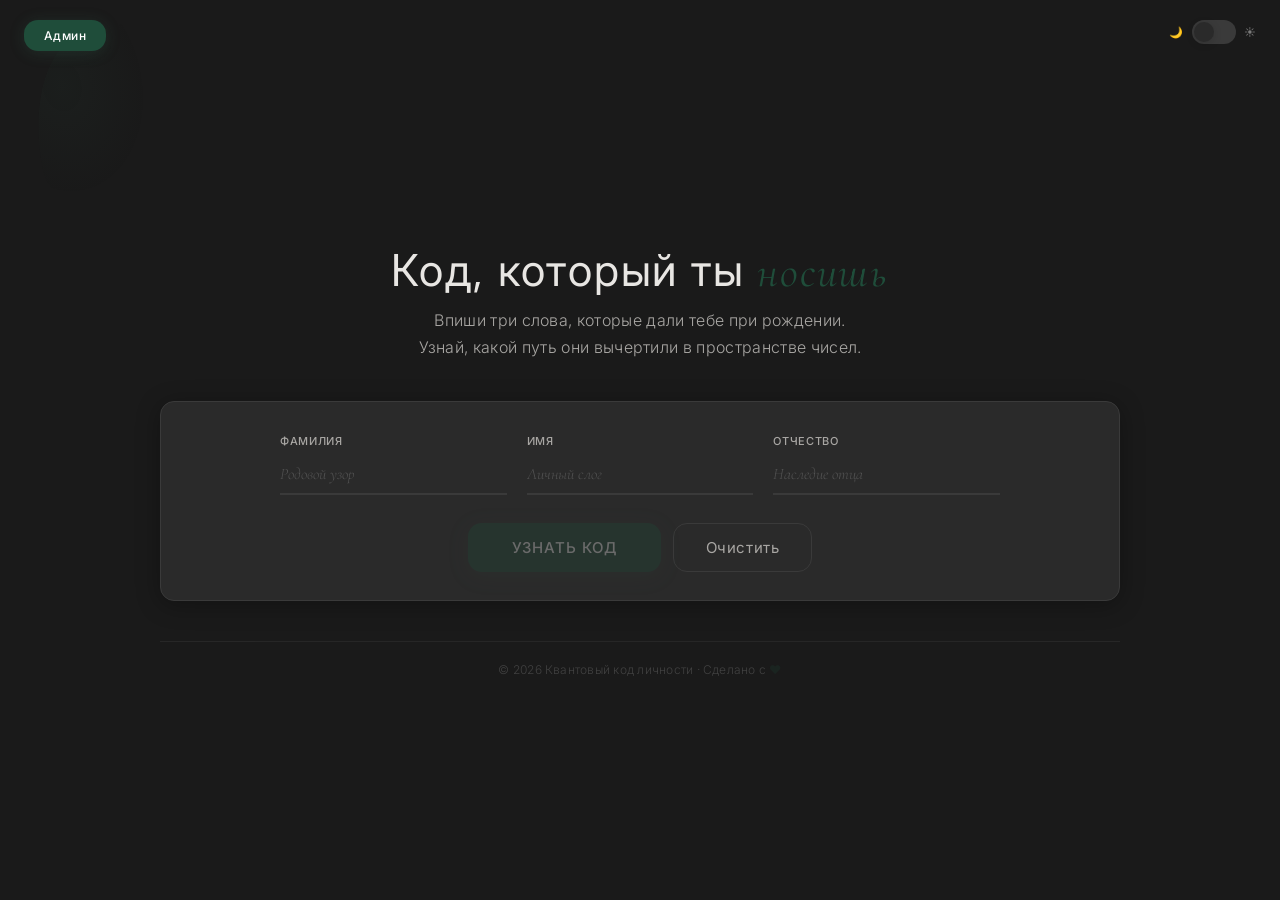
<file: index.html>
<!DOCTYPE html>
<html lang="ru">
<head>
    <meta charset="UTF-8" />
    <meta name="viewport" content="width=device-width, initial-scale=1.0" />
    <title>Квантовый код личности</title>

    <!-- Шрифты -->
    <link rel="preconnect" href="https://fonts.googleapis.com" />
    <link rel="preconnect" href="https://fonts.gstatic.com" crossorigin />
    <link href="https://fonts.googleapis.com/css2?family=Inter:wght@300;400;500;600&family=Cormorant+Garamond:ital,wght@0,400;1,400&display=swap" rel="stylesheet" />

    <link rel="stylesheet" href="style.css" />
</head>
<body>

    <!-- ===== ПЕРЕКЛЮЧАТЕЛЬ ТЕМЫ ===== -->
    <div class="theme-toggle-wrapper">
        <span class="theme-toggle-label">🌙</span>
        <input type="checkbox" class="theme-toggle" id="themeToggle" />
        <span class="theme-toggle-label">☀️</span>
    </div>

    <!-- ===== КНОПКА АДМИН ===== -->
    <button class="admin-toggle-btn" id="adminToggleBtn" aria-label="Перейти в админ-панель">
        Админ
    </button>
    
    <!-- ===== ДЕКОРАТИВНЫЙ ЛИСТ ===== -->
    <div class="leaf" aria-hidden="true"></div>

    <!-- ===== КОНТЕЙНЕР ===== -->
    <div class="container">

        <!-- ===== HERO ===== -->
        <header class="hero">
            <h1>
                Код, который ты <span class="italic">носишь</span>
            </h1>
            <p class="subtitle">
                Впиши три слова, которые дали тебе при рождении.<br />
                Узнай, какой путь они вычертили в пространстве чисел.
            </p>
        </header>

        <!-- ===== АЛТАРЬ ВВОДА ===== -->
        <section class="altar" aria-label="Форма ввода ФИО">
            <div class="altar-inner">
                <div class="form-row">
                    <div class="form-group">
                        <label for="lastname">Фамилия</label>
                        <div class="input-wrapper">
                            <input type="text" id="lastname" class="input-field" placeholder="Родовой узор" autocomplete="family-name" />
                            <span class="input-line"></span>
                        </div>
                    </div>
                    <div class="form-group">
                        <label for="firstname">Имя</label>
                        <div class="input-wrapper">
                            <input type="text" id="firstname" class="input-field" placeholder="Личный слог" autocomplete="given-name" />
                            <span class="input-line"></span>
                        </div>
                    </div>
                    <div class="form-group">
                        <label for="patronymic">Отчество</label>
                        <div class="input-wrapper">
                            <input type="text" id="patronymic" class="input-field" placeholder="Наследие отца" autocomplete="additional-name" />
                            <span class="input-line"></span>
                        </div>
                    </div>
                </div>

                <div class="button-group">
                    <button id="calculateBtn" class="btn-primary" disabled>Узнать код</button>
                    <button id="clearBtn" class="btn-secondary">Очистить</button>
                </div>
            </div>
        </section>

        <!-- ===== РЕЗУЛЬТАТЫ ===== -->
        <section id="results" class="results" style="display: none;" aria-label="Результаты расчёта">
            <h2 class="results-main-title">Твой нумерологический код</h2>
            <div id="resultsContent" class="results-grid"></div>
        </section>

        <!-- ===== НАВИГАЦИЯ "ДОРОЖНАЯ КАРТА" ===== -->
        <nav class="roadmap-nav" id="roadmapNav" aria-label="Навигация по разделам">
            <div class="roadmap-line"></div>
            <ul class="roadmap-list" id="roadmapList">
                <!-- Генерируется JavaScript -->
            </ul>
        </nav>

        <!-- ===== ОШИБКИ ===== -->
        <div id="errorMessage" class="error-message" role="alert"></div>

        <!-- ===== FOOTER ===== -->
        <footer>
            <p>&copy; 2026 Квантовый код личности &middot; Сделано с <span class="heart" aria-hidden="true">❤</span></p>
        </footer>

    </div>

    <script type="module" src="js/main.js"></script>
</body>
</html>
</file>
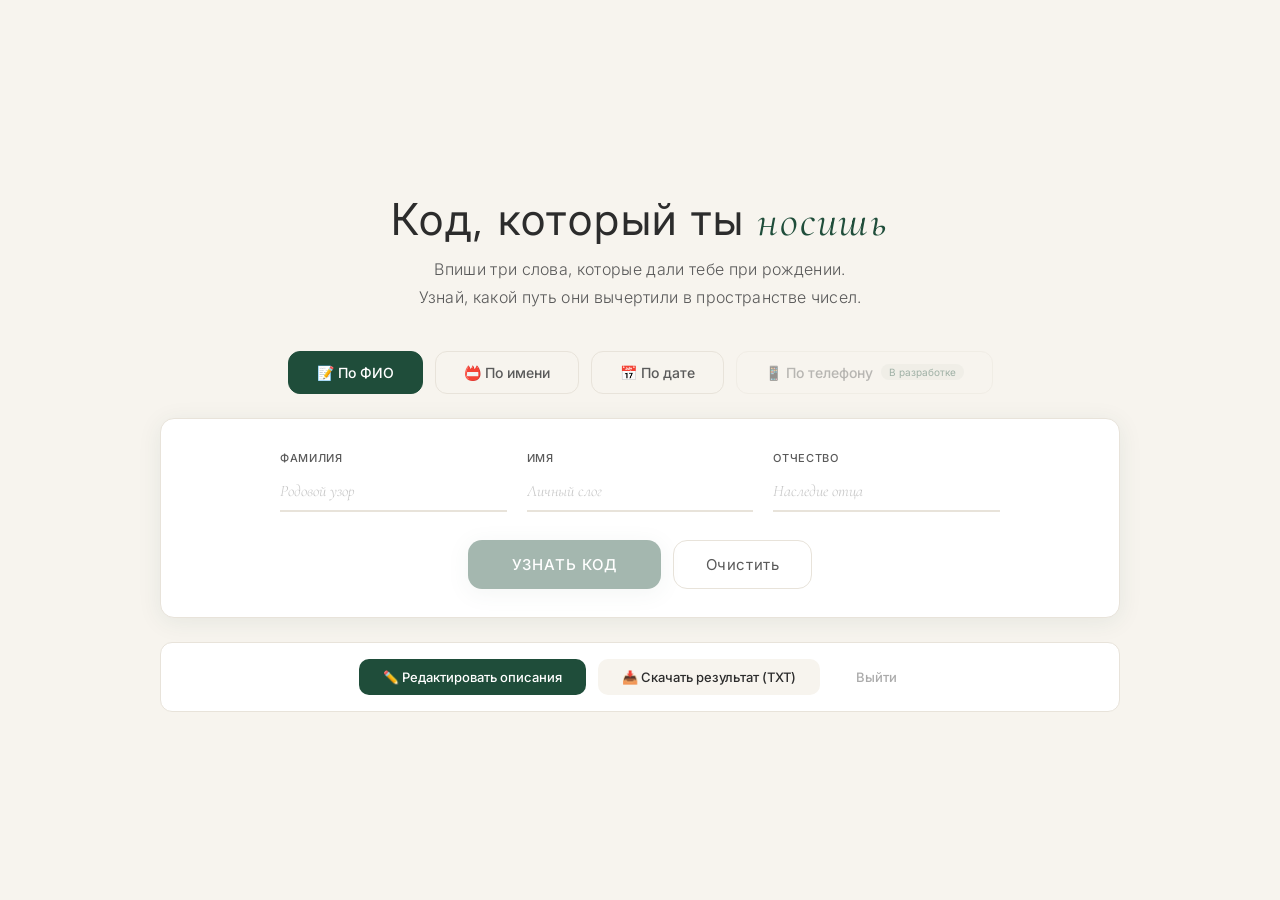
<file: admin.html>
<!DOCTYPE html>
<html lang="ru">
<head>
    <meta charset="UTF-8" />
    <meta name="viewport" content="width=device-width, initial-scale=1.0" />
    <title>Админ-панель — Квантовый код личности</title>

    <link rel="preconnect" href="https://fonts.googleapis.com" />
    <link rel="preconnect" href="https://fonts.gstatic.com" crossorigin />
    <link href="https://fonts.googleapis.com/css2?family=Inter:wght@300;400;500;600&family=Cormorant+Garamond:ital,wght@0,400;1,400&display=swap" rel="stylesheet" />

    <link rel="stylesheet" href="style.css" />

    <style>
        /* ============================================================
           ТОЛЬКО УНИКАЛЬНЫЕ СТИЛИ ДЛЯ АДМИНКИ
           ============================================================ */

        .admin-container {
            max-width: 960px;
            width: 100%;
            margin: 0 auto;
            padding: 40px 0;
        }

        /* ---- Кнопки выбора типа разбора ---- */
        .type-selector {
            display: flex;
            gap: 12px;
            margin-bottom: 24px;
            flex-wrap: wrap;
            justify-content: center;
        }

        .type-btn {
            padding: 12px 28px;
            background: transparent;
            border: 1.5px solid var(--border);
            border-radius: 12px;
            font-size: 14px;
            font-weight: 500;
            font-family: 'Inter', sans-serif;
            color: var(--text-secondary);
            cursor: pointer;
            transition: all var(--transition);
            display: flex;
            align-items: center;
            gap: 8px;
        }

        .type-btn:hover:not(:disabled) {
            border-color: var(--emerald-light);
            color: var(--text-primary);
            background: var(--emerald-glow);
        }

        .type-btn.active {
            background: var(--emerald-deep);
            color: #FFFFFF;
            border-color: var(--emerald-deep);
        }

        .type-btn:disabled {
            opacity: 0.4;
            cursor: not-allowed;
        }

        .type-btn .badge {
            font-size: 10px;
            background: var(--emerald-glow);
            padding: 2px 8px;
            border-radius: 20px;
            color: var(--emerald-deep);
            font-weight: 400;
        }

        .type-btn.active .badge {
            background: rgba(255, 255, 255, 0.2);
            color: #FFFFFF;
        }

        .input-group {
            display: none;
        }

        .input-group.active {
            display: block;
        }

        .date-fields {
            display: flex;
            gap: 12px;
            flex-wrap: wrap;
            justify-content: center;
        }

        .date-fields .form-group {
            flex: 0 0 auto;
            min-width: 80px;
        }

        .date-fields .form-group input {
            text-align: center;
            font-size: 20px;
            letter-spacing: 0.08em;
        }

        .admin-actions-bar {
            display: flex;
            flex-wrap: wrap;
            gap: 12px;
            margin: 24px 0 16px;
            padding: 16px 20px;
            background: var(--white);
            border-radius: 12px;
            border: 1px solid var(--border);
            align-items: center;
            justify-content: center;
        }

        .admin-actions-bar .btn {
            padding: 10px 24px;
            border-radius: 10px;
            font-size: 13px;
            font-weight: 500;
            font-family: 'Inter', sans-serif;
            cursor: pointer;
            transition: all var(--transition);
            border: none;
        }

        .btn-edit {
            background: var(--emerald-deep);
            color: var(--text-white);
        }
        .btn-edit:hover {
            background: var(--emerald-medium);
        }
        .btn-edit.active {
            background: #D4875A;
        }

        .btn-download {
            background: var(--ivory);
            color: var(--text-primary);
            border: 1.5px solid var(--border);
        }
        .btn-download:hover {
            border-color: var(--emerald-deep);
            color: var(--emerald-deep);
        }

        .btn-logout {
            background: transparent;
            color: var(--text-secondary);
            border: none;
            font-size: 14px;
            font-weight: 400;
            opacity: 0.5;
            transition: all var(--transition);
        }
        .btn-logout:hover {
            opacity: 1;
            color: var(--text-primary);
        }

        .admin-edit-hint {
            font-size: 11px;
            color: var(--text-muted);
            opacity: 0.5;
            transition: opacity var(--transition);
            display: block;
            margin-top: 8px;
            text-align: center;
        }

        .admin-edit-hint.visible {
            opacity: 1;
        }

        /* ---- Блок "Миссия души" ---- */
        .mission-intro {
            background: var(--ivory);
            border-radius: 16px;
            padding: 28px 32px;
            border-left: 4px solid var(--emerald-deep);
            margin-bottom: 32px;
        }

        .mission-intro h3 {
            font-family: 'Inter', sans-serif;
            font-size: 18px;
            font-weight: 500;
            color: var(--text-primary);
            margin-bottom: 12px;
        }

        .mission-intro p {
            font-size: 14px;
            line-height: 1.7;
            color: var(--text-secondary);
            margin-bottom: 12px;
        }

        .mission-intro .steps {
            list-style: none;
            padding: 0;
            margin: 12px 0;
        }

        .mission-intro .steps li {
            display: flex;
            gap: 12px;
            padding: 6px 0;
            font-size: 14px;
            line-height: 1.6;
            color: var(--text-secondary);
            border-bottom: 1px solid rgba(232, 227, 218, 0.4);
        }

        .mission-intro .steps li:last-child {
            border-bottom: none;
        }

        .mission-intro .steps .num {
            font-weight: 600;
            color: var(--emerald-deep);
            min-width: 24px;
            flex-shrink: 0;
        }

        .mission-intro .closing {
            font-weight: 500;
            color: var(--emerald-deep);
            text-align: center;
            padding-top: 12px;
            margin-top: 12px;
            border-top: 1px solid var(--border);
            font-size: 15px;
        }

        /* ---- Карточка цифры для даты ---- */
        .number-card {
            background: var(--white);
            border-radius: 16px;
            padding: 32px 36px;
            border: 1px solid var(--border);
            box-shadow: var(--shadow);
            transition: all var(--transition);
        }

        .number-card:hover {
            box-shadow: var(--shadow-hover);
        }

        .number-card .number-display {
            font-family: 'Cormorant Garamond', Georgia, serif;
            font-size: 56px;
            font-weight: 400;
            color: var(--emerald-deep);
            margin-bottom: 4px;
            line-height: 1;
        }

        .number-card .number-title {
            font-family: 'Inter', sans-serif;
            font-size: 18px;
            font-weight: 400;
            color: var(--text-secondary);
            margin-bottom: 12px;
            letter-spacing: 0.04em;
        }

        .number-card .number-title span {
            font-weight: 500;
            color: var(--text-primary);
        }

        .number-card .divider {
            height: 1px;
            background: var(--border);
            margin: 12px 0 16px;
        }

        .number-card .core-text {
            font-size: 16px;
            line-height: 1.8;
            color: var(--text-primary);
            opacity: 0.85;
        }

        .number-card .core-text.editable {
            cursor: text;
            padding: 4px 8px;
            border-radius: 6px;
            transition: all var(--transition);
            border: 2px solid transparent;
            background: transparent;
        }

        .number-card .core-text.editable:hover {
            background: var(--emerald-glow);
        }

        .number-card .core-text.editable.editing {
            border-color: var(--emerald-deep);
            background: var(--white);
            outline: none;
        }

        .number-card .shadow-block {
            background: var(--ivory);
            border-left: 3px solid var(--emerald-deep);
            padding: 14px 18px;
            border-radius: 0 8px 8px 0;
            margin-top: 16px;
        }

        .number-card .shadow-block .label {
            font-weight: 500;
            color: var(--emerald-deep);
            font-size: 12px;
            text-transform: uppercase;
            letter-spacing: 0.06em;
            display: block;
            margin-bottom: 4px;
        }

        .number-card .shadow-block .text {
            font-size: 14px;
            line-height: 1.6;
            color: var(--text-muted);
        }

        .number-card .shadow-block .text.editable {
            cursor: text;
            padding: 4px 8px;
            border-radius: 6px;
            transition: all var(--transition);
            border: 2px solid transparent;
            background: transparent;
        }

        .number-card .shadow-block .text.editable:hover {
            background: var(--emerald-glow);
        }

        .number-card .shadow-block .text.editable.editing {
            border-color: var(--emerald-deep);
            background: var(--white);
            outline: none;
        }

        /* ---- Адаптив ---- */
        @media (max-width: 768px) {
            .admin-container {
                padding: 16px 0;
            }

            .type-selector {
                flex-direction: column;
                align-items: stretch;
            }

            .type-btn {
                justify-content: center;
                width: 100%;
            }

            .date-fields {
                flex-direction: row;
                gap: 8px;
            }

            .date-fields .form-group {
                flex: 1;
                min-width: 60px;
            }

            .number-card {
                padding: 20px 18px;
            }

            .number-card .number-display {
                font-size: 40px;
            }

            .admin-actions-bar {
                flex-direction: column;
                align-items: stretch;
            }

            .admin-actions-bar .btn {
                width: 100%;
                justify-content: center;
            }

            .mission-intro {
                padding: 20px 18px;
            }
        }

        @media (max-width: 480px) {
            .number-card .number-display {
                font-size: 32px;
            }

            .number-card .core-text {
                font-size: 14px;
            }

            .date-fields .form-group input {
                font-size: 16px;
                padding: 6px 0;
            }
        }
    </style>
</head>
<body>

    <div class="admin-container">

        <!-- ===== HERO ===== -->
        <header class="hero">
            <h1>
                Код, который ты <span class="italic" id="heroItalic">носишь</span>
            </h1>
            <p class="subtitle" id="heroSubtitle">
                Впиши три слова, которые дали тебе при рождении.<br />
                Узнай, какой путь они вычертили в пространстве чисел.
            </p>
        </header>

        <!-- ===== ВЫБОР ТИПА РАЗБОРА ===== -->
        <div class="type-selector">
            <button class="type-btn active" data-type="fio">📝 По ФИО</button>
            <button class="type-btn" data-type="name">📛 По имени</button>
            <button class="type-btn" data-type="date">📅 По дате</button>
            <button class="type-btn" data-type="phone" disabled>📱 По телефону <span class="badge">В разработке</span></button>
        </div>

        <!-- ===== ФОРМА ВВОДА ===== -->
        <section class="altar">
            <div class="altar-inner">

                <!-- ---- Группа: По ФИО ---- -->
                <div class="input-group active" id="inputFio">
                    <div class="form-row">
                        <div class="form-group">
                            <label for="lastname">Фамилия</label>
                            <div class="input-wrapper">
                                <input type="text" id="lastname" class="input-field" placeholder="Родовой узор" />
                                <span class="input-line"></span>
                            </div>
                        </div>
                        <div class="form-group">
                            <label for="firstname">Имя</label>
                            <div class="input-wrapper">
                                <input type="text" id="firstname" class="input-field" placeholder="Личный слог" />
                                <span class="input-line"></span>
                            </div>
                        </div>
                        <div class="form-group">
                            <label for="patronymic">Отчество</label>
                            <div class="input-wrapper">
                                <input type="text" id="patronymic" class="input-field" placeholder="Наследие отца" />
                                <span class="input-line"></span>
                            </div>
                        </div>
                    </div>
                </div>

                <!-- ---- Группа: По имени (уменьшено, по центру) ---- -->
                <div class="input-group" id="inputName">
                    <div class="form-row" style="justify-content:center;">
                        <div class="form-group" style="flex:0 0 300px; max-width:100%;">
                            <label for="nameInput" style="text-align:center;display:block;">Имя</label>
                            <div class="input-wrapper">
                                <input type="text" id="nameInput" class="input-field" placeholder="Ваше имя" style="text-align:center;" />
                                <span class="input-line"></span>
                            </div>
                            <p style="font-size:12px;color:var(--text-muted);margin-top:8px;text-align:center;opacity:0.6;">
                                Например: Валерия
                            </p>
                        </div>
                    </div>
                </div>

                <!-- ---- Группа: По дате (уменьшено, по центру) ---- -->
                <div class="input-group" id="inputDate">
                    <div class="form-row" style="justify-content:center;">
                        <div class="form-group" style="flex:0 0 auto; max-width:100%;">
                            <label style="text-align:center;display:block;">Дата рождения</label>
                            <div class="date-fields" style="justify-content:center;">
                                <div class="form-group" style="flex:0 0 70px;">
                                    <div class="input-wrapper">
                                        <input type="text" id="dateDay" class="input-field" placeholder="ДД" maxlength="2" style="text-align:center;" />
                                        <span class="input-line"></span>
                                    </div>
                                </div>
                                <div class="form-group" style="flex:0 0 70px;">
                                    <div class="input-wrapper">
                                        <input type="text" id="dateMonth" class="input-field" placeholder="ММ" maxlength="2" style="text-align:center;" />
                                        <span class="input-line"></span>
                                    </div>
                                </div>
                                <div class="form-group" style="flex:0 0 110px;">
                                    <div class="input-wrapper">
                                        <input type="text" id="dateYear" class="input-field" placeholder="ГГГГ" maxlength="4" style="text-align:center;" />
                                        <span class="input-line"></span>
                                    </div>
                                </div>
                            </div>
                            <p style="font-size:12px;color:var(--text-muted);margin-top:8px;text-align:center;opacity:0.6;">
                                Например: 09 05 1995
                            </p>
                        </div>
                    </div>
                </div>

                <div class="button-group">
                    <button id="calculateBtn" class="btn-primary" disabled>Узнать код</button>
                    <button id="clearBtn" class="btn-secondary">Очистить</button>
                </div>

            </div>
        </section>

        <!-- ===== РЕЗУЛЬТАТЫ ===== -->
        <section id="results" class="results" style="display: none;">
            <h2 class="results-main-title">Твой нумерологический код</h2>
            <div id="resultsContent" class="results-grid"></div>
            <span class="admin-edit-hint" id="editHint">✏️ Кликните по тексту, чтобы изменить описание</span>
        </section>

        <!-- ===== ПАНЕЛЬ ДЕЙСТВИЙ ===== -->
        <div class="admin-actions-bar">
            <button class="btn btn-edit" id="editToggleBtn">✏️ Редактировать описания</button>
            <button class="btn btn-download" id="downloadBtn">📥 Скачать результат (TXT)</button>
            <button class="btn btn-logout" id="logoutBtn">Выйти</button>
        </div>

        <div id="errorMessage" class="error-message"></div>

    </div>

    <script type="module">
        // ============================================================
        // АДМИН-ПАНЕЛЬ — с выбором типа разбора
        // ============================================================

        import { calculateFio, calculateDate, calculateName } from './js/calculator.js';
        import { renderFioResult, renderDateResult, renderNameResult } from './js/renderer.js';
        import { getNumberData, getNumberDataDate } from './js/database.js';
        import { BLOCKS_CONFIG, SECTION_IDS, SECTION_LABELS, getValueFromSource } from './js/config.js';

        // ---- DOM ----
        const typeBtns = document.querySelectorAll('.type-btn:not(:disabled)');
        const inputFio = document.getElementById('inputFio');
        const inputName = document.getElementById('inputName');
        const inputDate = document.getElementById('inputDate');

        const lastnameInput = document.getElementById('lastname');
        const firstnameInput = document.getElementById('firstname');
        const patronymicInput = document.getElementById('patronymic');

        const nameInput = document.getElementById('nameInput');

        const dateDayInput = document.getElementById('dateDay');
        const dateMonthInput = document.getElementById('dateMonth');
        const dateYearInput = document.getElementById('dateYear');

        const calculateBtn = document.getElementById('calculateBtn');
        const clearBtn = document.getElementById('clearBtn');
        const resultsSection = document.getElementById('results');
        const resultsContent = document.getElementById('resultsContent');
        const errorMessage = document.getElementById('errorMessage');
        const editToggleBtn = document.getElementById('editToggleBtn');
        const downloadBtn = document.getElementById('downloadBtn');
        const logoutBtn = document.getElementById('logoutBtn');
        const editHint = document.getElementById('editHint');
        const heroItalic = document.getElementById('heroItalic');
        const heroSubtitle = document.getElementById('heroSubtitle');

        let currentType = 'fio';
        let isEditMode = false;
        let currentResult = null;
        let currentDateResult = null;
        let currentNameResult = null;

        // ============================================================
        // ПЕРЕКЛЮЧЕНИЕ ТИПА
        // ============================================================

        typeBtns.forEach((btn) => {
            btn.addEventListener('click', function() {
                typeBtns.forEach((b) => b.classList.remove('active'));
                this.classList.add('active');

                currentType = this.dataset.type;

                document.querySelectorAll('.input-group').forEach((el) => {
                    el.classList.remove('active');
                });

                if (currentType === 'fio') {
                    inputFio.classList.add('active');
                    heroItalic.textContent = 'носишь';
                    heroSubtitle.innerHTML = 'Впиши три слова, которые дали тебе при рождении.<br />Узнай, какой путь они вычертили в пространстве чисел.';
                } else if (currentType === 'name') {
                    inputName.classList.add('active');
                    heroItalic.textContent = 'зовут';
                    heroSubtitle.innerHTML = 'Впиши своё имя.<br />Узнай, какой код оно несёт в себе.';
                } else if (currentType === 'date') {
                    inputDate.classList.add('active');
                    heroItalic.textContent = 'носишь';
                    heroSubtitle.innerHTML = 'Впиши свою дату рождения.<br />Узнай код своей души и её миссию.';
                }

                clearResults();
                checkFields();
            });
        });

        // ============================================================
        // ПРОВЕРКА ПОЛЕЙ
        // ============================================================

        function checkFields() {
            let hasRequired = false;

            if (currentType === 'fio') {
                const lastname = lastnameInput.value.trim();
                const firstname = firstnameInput.value.trim();
                hasRequired = lastname !== '' && firstname !== '';
            } else if (currentType === 'name') {
                const name = nameInput.value.trim();
                hasRequired = name !== '';
            } else if (currentType === 'date') {
                const day = dateDayInput.value.trim();
                const month = dateMonthInput.value.trim();
                const year = dateYearInput.value.trim();
                hasRequired = day.length === 2 && month.length === 2 && year.length === 4;
            }

            calculateBtn.classList.toggle('active', hasRequired);
            calculateBtn.disabled = !hasRequired;
        }

        // ---- Слушатели для ФИО ----
        [lastnameInput, firstnameInput, patronymicInput].forEach((input) => {
            input.addEventListener('input', checkFields);
            input.addEventListener('keydown', (e) => {
                if (e.key === 'Enter' && !calculateBtn.disabled) handleCalculate();
            });
        });

        // ---- Слушатели для имени ----
        [nameInput].forEach((input) => {
            input.addEventListener('input', checkFields);
            input.addEventListener('keydown', (e) => {
                if (e.key === 'Enter' && !calculateBtn.disabled) handleCalculate();
            });
        });

        // ---- Слушатели для даты ----
        [dateDayInput, dateMonthInput, dateYearInput].forEach((input) => {
            input.addEventListener('input', checkFields);
            input.addEventListener('keydown', (e) => {
                if (e.key === 'Enter' && !calculateBtn.disabled) handleCalculate();
            });

            input.addEventListener('input', function() {
                const maxLength = this.getAttribute('maxlength');
                if (maxLength && this.value.length >= parseInt(maxLength)) {
                    const next = this.closest('.date-fields').querySelector(
                        this.id === 'dateDay' ? '#dateMonth' :
                        this.id === 'dateMonth' ? '#dateYear' : null
                    );
                    if (next) next.focus();
                }
            });
        });

        // ============================================================
        // РАСЧЁТ
        // ============================================================

        function handleCalculate() {
            errorMessage.classList.remove('show');
            errorMessage.textContent = '';
            resultsSection.style.display = 'none';

            if (currentType === 'fio') {
                calculateFioHandler();
            } else if (currentType === 'name') {
                calculateNameHandler();
            } else if (currentType === 'date') {
                calculateDateHandler();
            }
        }

        calculateBtn.addEventListener('click', handleCalculate);

        function calculateFioHandler() {
            const lastname = lastnameInput.value.trim();
            const firstname = firstnameInput.value.trim();
            const patronymic = patronymicInput.value.trim();

            if (!lastname || !firstname) {
                errorMessage.textContent = '❌ Заполните фамилию и имя!';
                errorMessage.classList.add('show');
                return;
            }

            const result = calculateFio(lastname, firstname, patronymic || '');
            currentResult = result;
            currentDateResult = null;
            currentNameResult = null;

            if (result.error) {
                errorMessage.textContent = '❌ ' + result.error;
                errorMessage.classList.add('show');
                return;
            }

            resultsContent.innerHTML = renderFioResult(result);
            resultsSection.style.display = 'block';
            editHint.classList.add('visible');

            if (isEditMode) enableEditMode();

            resultsSection.scrollIntoView({ behavior: 'smooth', block: 'start' });
        }

        function calculateNameHandler() {
            const name = nameInput.value.trim();

            if (!name) {
                errorMessage.textContent = '❌ Введите имя!';
                errorMessage.classList.add('show');
                return;
            }

            const result = calculateName(name);
            currentNameResult = result;
            currentResult = null;
            currentDateResult = null;

            if (result.error) {
                errorMessage.textContent = '❌ ' + result.error;
                errorMessage.classList.add('show');
                return;
            }

            resultsContent.innerHTML = renderNameResult(result);
            resultsSection.style.display = 'block';
            editHint.classList.add('visible');

            if (isEditMode) enableEditMode();

            resultsSection.scrollIntoView({ behavior: 'smooth', block: 'start' });
        }

        function calculateDateHandler() {
            const day = dateDayInput.value.trim();
            const month = dateMonthInput.value.trim();
            const year = dateYearInput.value.trim();

            if (day.length !== 2 || month.length !== 2 || year.length !== 4) {
                errorMessage.textContent = '❌ Введите полную дату в формате ДД ММ ГГГГ!';
                errorMessage.classList.add('show');
                return;
            }

            const result = calculateDate(day, month, year);
            currentDateResult = result;
            currentResult = null;
            currentNameResult = null;

            if (result.error) {
                errorMessage.textContent = '❌ ' + result.error;
                errorMessage.classList.add('show');
                return;
            }

            resultsContent.innerHTML = renderDateResult(result);
            resultsSection.style.display = 'block';
            editHint.classList.add('visible');

            if (isEditMode) enableEditMode();

            resultsSection.scrollIntoView({ behavior: 'smooth', block: 'start' });
        }

        // ============================================================
        // ОЧИСТКА
        // ============================================================

        function clearResults() {
            resultsSection.style.display = 'none';
            resultsContent.innerHTML = '';
            errorMessage.classList.remove('show');
            errorMessage.textContent = '';
            editHint.classList.remove('visible');
            currentResult = null;
            currentDateResult = null;
            currentNameResult = null;
        }

        clearBtn.addEventListener('click', () => {
            lastnameInput.value = '';
            firstnameInput.value = '';
            patronymicInput.value = '';
            nameInput.value = '';
            dateDayInput.value = '';
            dateMonthInput.value = '';
            dateYearInput.value = '';
            calculateBtn.classList.remove('active');
            calculateBtn.disabled = true;
            clearResults();
            if (isEditMode) toggleEditMode();
            lastnameInput.focus();
        });

        // ============================================================
        // РЕДАКТИРОВАНИЕ
        // ============================================================

        function toggleEditMode() {
            isEditMode = !isEditMode;
            const allEditable = document.querySelectorAll('.editable');

            if (isEditMode) {
                allEditable.forEach((el) => {
                    el.contentEditable = 'true';
                    el.classList.add('editing');
                });
                editToggleBtn.textContent = '💾 Сохранить и выйти';
                editToggleBtn.classList.add('active');
                editHint.textContent = '✏️ Редактирование включено. Кликните по тексту, чтобы изменить.';
                editHint.style.opacity = '1';
            } else {
                allEditable.forEach((el) => {
                    el.contentEditable = 'false';
                    el.classList.remove('editing');
                });
                editToggleBtn.textContent = '✏️ Редактировать описания';
                editToggleBtn.classList.remove('active');
                editHint.textContent = '✏️ Кликните по тексту, чтобы изменить описание';
                editHint.style.opacity = '0.5';
            }
        }

        editToggleBtn.addEventListener('click', toggleEditMode);

        document.addEventListener('focusout', (e) => {
            if (isEditMode && e.target.classList && e.target.classList.contains('editable')) {
                const newText = e.target.textContent.trim();
                const number = e.target.dataset.number;
                const context = e.target.dataset.context;
                if (number && context) {
                    try {
                        const saved = localStorage.getItem('numerology_admin_data');
                        const data = saved ? JSON.parse(saved) : {};
                        if (!data[number]) data[number] = {};
                        data[number][context] = newText;
                        localStorage.setItem('numerology_admin_data', JSON.stringify(data));
                        console.log('✅ Сохранено: ' + number + ' → ' + context);
                    } catch (err) {
                        console.warn('Ошибка сохранения:', err);
                    }
                }
            }
        });

        // ============================================================
        // СКАЧИВАНИЕ
        // ============================================================

        downloadBtn.addEventListener('click', () => {
            if (!currentResult && !currentDateResult && !currentNameResult) {
                alert('Сначала рассчитайте код!');
                return;
            }

            let content = '========================================\n';
            content += 'КОД ЛИЧНОСТИ — РЕЗУЛЬТАТ\n';
            content += 'Дата: ' + new Date().toLocaleDateString() + '\n';

            if (currentResult) {
                // ---- ФИО ----
                content += 'ФИО: ' + lastnameInput.value.trim() + ' ' + firstnameInput.value.trim() + ' ' + patronymicInput.value.trim() + '\n';
                content += '========================================\n\n';

                for (let b = 0; b < BLOCKS_CONFIG.length; b++) {
                    const block = BLOCKS_CONFIG[b];
                    const sectionTitle = SECTION_LABELS[block.id] || block.title;
                    content += '--- ' + block.icon + ' ' + sectionTitle + ' ---\n';
                    content += block.description + '\n\n';

                    for (let s = 0; s < block.sources.length; s++) {
                        const sourceKey = block.sources[s];
                        const value = getValueFromSource(currentResult, sourceKey);
                        if (!value) continue;

                        let numbers = [];
                        if (Array.isArray(value)) {
                            if (value.length === 0) continue;
                            numbers = value;
                        } else {
                            numbers = [String(value)];
                            if (numbers[0] === '0' || numbers[0] === '') continue;
                        }

                        const labels = {
                            'code_lastname': 'Код фамилии',
                            'code_firstname': 'Код имени',
                            'code_patronymic': 'Код отчества',
                            'self_view': 'Как вы видите себя',
                            'others_view': 'Как вас видят другие',
                            'self_view_by_kt': 'Как себя видит по КТ',
                            'others_view_by_kt': 'Как видят окружение по КТ',
                            'rk': 'Рабочий код (РК)',
                            'earth_general': 'Общая программа Земли',
                            'earth_subjective': 'Субъективная реальность',
                            'earth_objective': 'Объективная реальность',
                            'money_general': 'Общая программа Денег',
                            'money_subjective': 'Субъективная реальность',
                            'money_objective': 'Объективная реальность',
                            'mission_general': 'Общая программа Миссии',
                            'mission_subjective': 'Субъективная реальность',
                            'mission_objective': 'Объективная реальность'
                        };

                        content += '  ' + (labels[sourceKey] || sourceKey) + ':\n';
                        for (let n = 0; n < numbers.length; n++) {
                            const num = numbers[n];
                            const numData = getNumberData(num);
                            const minusText = numData.minus || '';
                            const showMinus = block.id !== 'mission';
                            content += '    ' + num + ' → ' + (numData[block.context] || 'Описание отсутствует');
                            if (minusText && showMinus) {
                                content += '\n      Тень: ' + minusText;
                            }
                            content += '\n';
                        }
                        content += '\n';
                    }
                    content += '\n';
                }

            } else if (currentNameResult) {
                // ---- ИМЯ (с Тенью) ----
                content += 'Имя: ' + nameInput.value.trim() + '\n';
                content += '========================================\n\n';

                // ---- 1. КОД ИМЕНИ (сумма) ----
                content += '--- 📛 КОД ИМЕНИ ---\n';
                const codeNumData = getNumberData(currentNameResult.codeSum);
                content += 'Сумма кода: ' + currentNameResult.codeSum + '\n';
                content += 'Значение: ' + (codeNumData.core || 'Описание отсутствует') + '\n';
                if (codeNumData.minus) {
                    content += 'Тень: ' + codeNumData.minus + '\n';
                }
                content += '\n';

                // ---- 2. КАК ВЫ ВИДИТЕ СЕБЯ ----
                content += '--- 🪞 КАК ВЫ ВИДИТЕ СЕБЯ ---\n';
                for (let i = 0; i < currentNameResult.selfView.length; i++) {
                    const num = currentNameResult.selfView[i];
                    const numData = getNumberData(num);
                    content += '  ' + num + ' → ' + (numData.personality || 'Описание отсутствует');
                    if (numData.minus) {
                        content += '\n      Тень: ' + numData.minus;
                    }
                    content += '\n';
                }
                content += '\n';

                // ---- 3. КАК ВАС ВИДЯТ ДРУГИЕ ----
                content += '--- 👥 КАК ВАС ВИДЯТ ДРУГИЕ ---\n';
                for (let j = 0; j < currentNameResult.envView.length; j++) {
                    const num2 = currentNameResult.envView[j];
                    const numData2 = getNumberData(num2);
                    content += '  ' + num2 + ' → ' + (numData2.personality || 'Описание отсутствует');
                    if (numData2.minus) {
                        content += '\n      Тень: ' + numData2.minus;
                    }
                    content += '\n';
                }
                content += '\n';

                // ---- 4. ОБЩАЯ ПРОГРАММА ----
                content += '--- 📊 ОБЩАЯ ПРОГРАММА ---\n';
                const totalData = getNumberData(currentNameResult.totalSum);
                content += '  ' + currentNameResult.totalSum + ' → ' + (totalData.core || 'Описание отсутствует');
                if (totalData.minus) {
                    content += '\n      Тень: ' + totalData.minus;
                }
                content += '\n\n';

                // ---- 5. ВСЕ ПРОГРАММЫ ----
                content += '--- 🌀 ВСЕ ПРОГРАММЫ ---\n';
                for (let k = 0; k < currentNameResult.allPrograms.length; k++) {
                    const num3 = currentNameResult.allPrograms[k];
                    const numData3 = getNumberData(num3);
                    content += '  ' + num3 + ' → ' + (numData3.core || 'Описание отсутствует');
                    if (numData3.minus) {
                        content += '\n      Тень: ' + numData3.minus;
                    }
                    content += '\n';
                }
                content += '\n';

            } else if (currentDateResult) {
                // ---- ДАТА ----
                content += 'Дата рождения: ' + currentDateResult.dateStr + '\n';
                content += 'Код: ' + currentDateResult.finalCode + '\n';
                content += '========================================\n\n';

                const dateData = currentDateResult;
                const numberData = getNumberDataDate(dateData.finalCode);
                content += '--- 📅 КОД ДАТЫ РОЖДЕНИЯ ---\n\n';
                content += 'Ваш код: ' + dateData.finalCode + '\n\n';
                content += numberData.core || 'Описание отсутствует' + '\n';
                if (numberData.minus) {
                    content += '\nТень: ' + numberData.minus + '\n';
                }
            }

            content += '\n========================================\n';
            content += 'Справочник: /spravochnik.html\n';
            content += '========================================\n';

            const blob = new Blob([content], { type: 'text/plain;charset=utf-8' });
            const url = URL.createObjectURL(blob);
            const a = document.createElement('a');
            a.href = url;
            const fileName = currentResult ?
                'numerology_' + lastnameInput.value.trim() + '_' + firstnameInput.value.trim() + '.txt' :
                currentNameResult ?
                'numerology_name_' + nameInput.value.trim() + '.txt' :
                'numerology_date_' + currentDateResult.dateStr.replace(/\./g, '_') + '.txt';
            a.download = fileName;
            document.body.appendChild(a);
            a.click();
            document.body.removeChild(a);
            URL.revokeObjectURL(url);
        });

        // ============================================================
        // ВЫХОД
        // ============================================================

        logoutBtn.addEventListener('click', () => {
            if (confirm('Выйти из админ-панели?')) {
                window.location.href = '/';
            }
        });

        // ============================================================
        // ИНИЦИАЛИЗАЦИЯ
        // ============================================================

        checkFields();
        console.log('🔐 Админ-панель загружена (с выбором типа разбора)');
    </script>

</body>
</html>
</file>
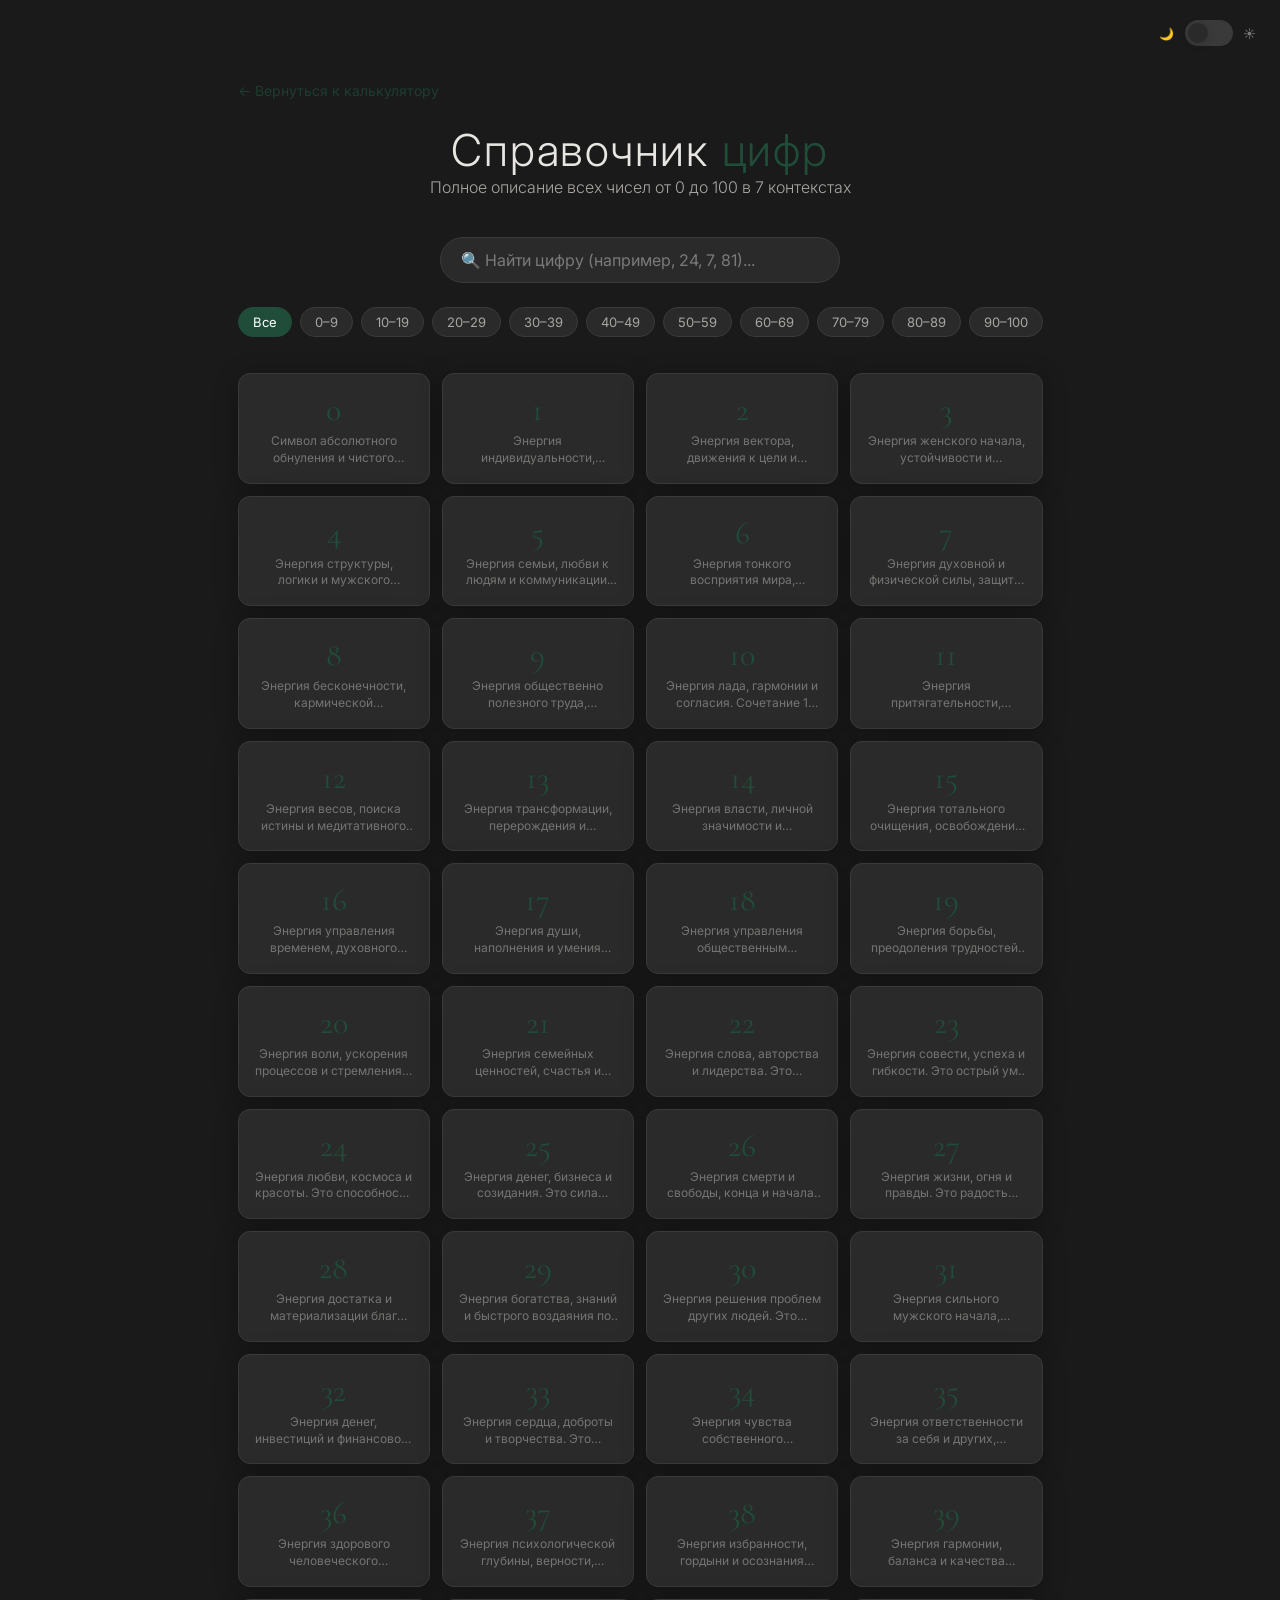
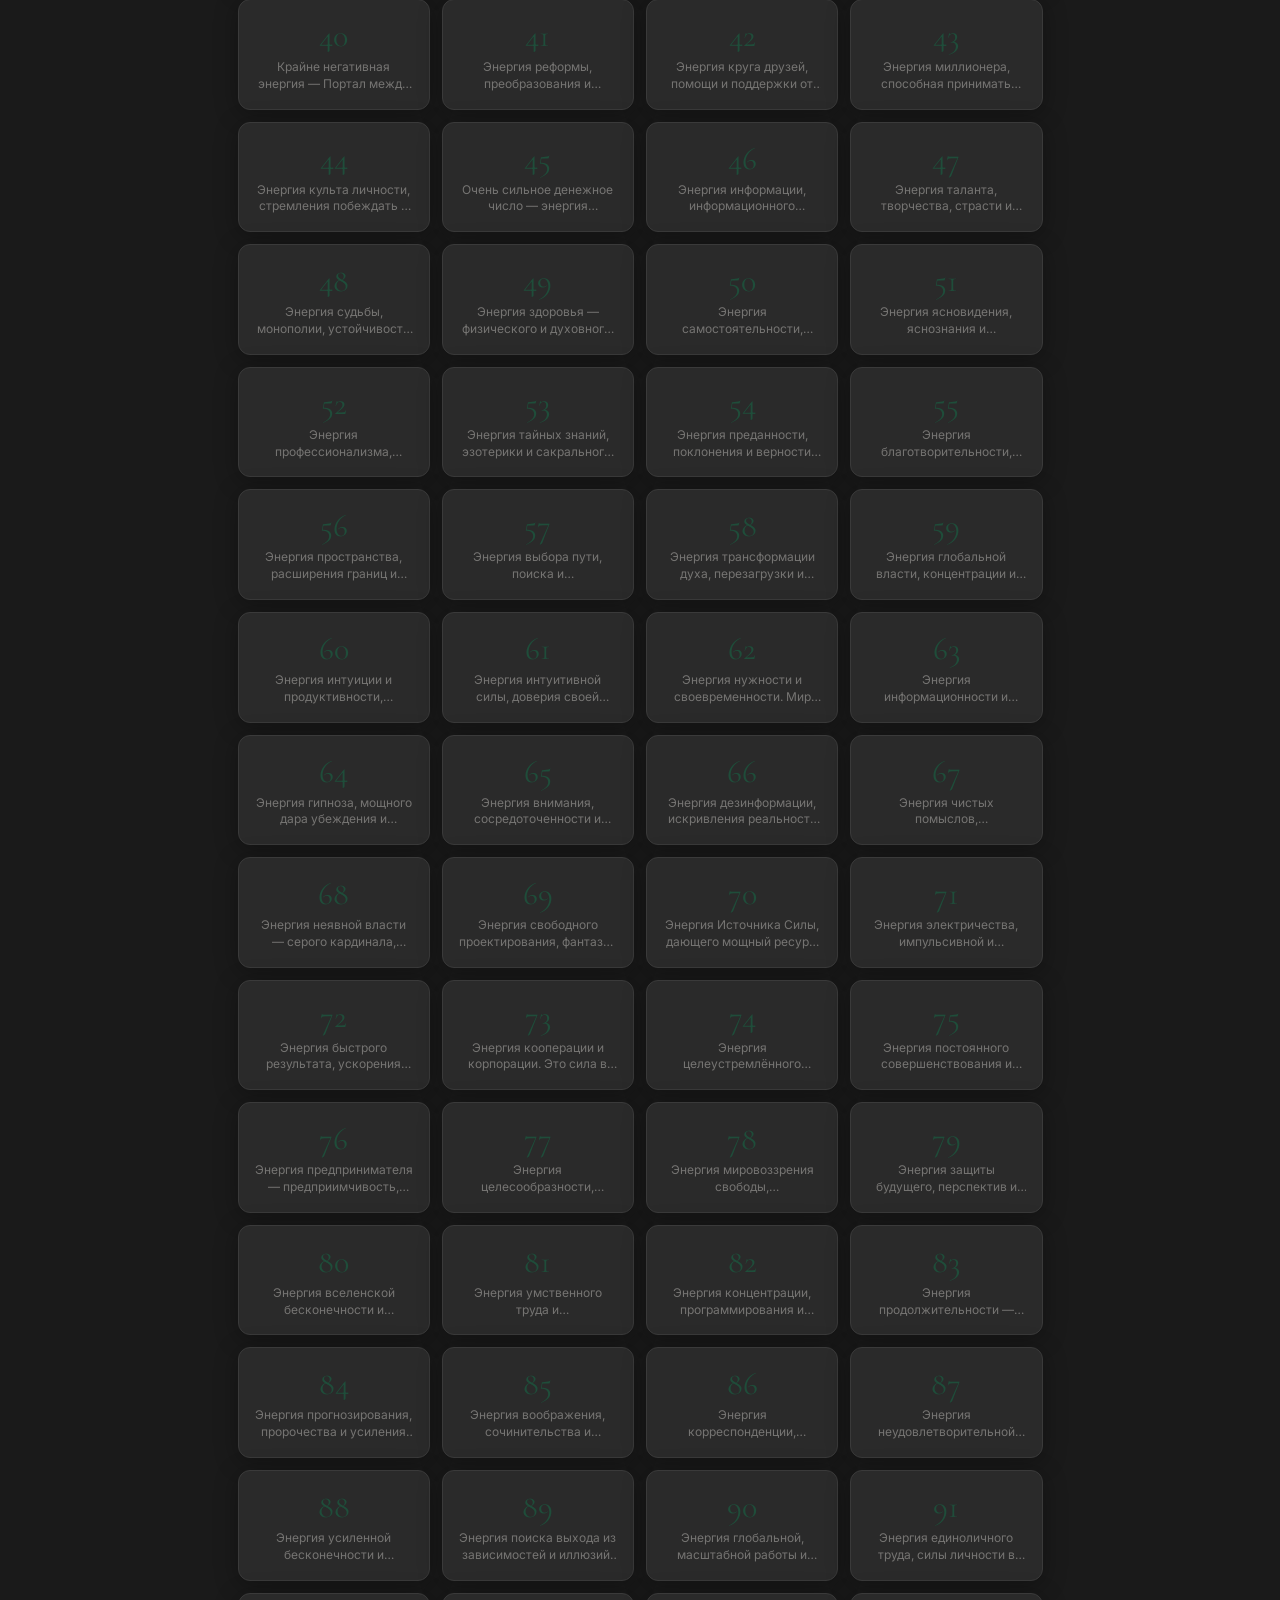
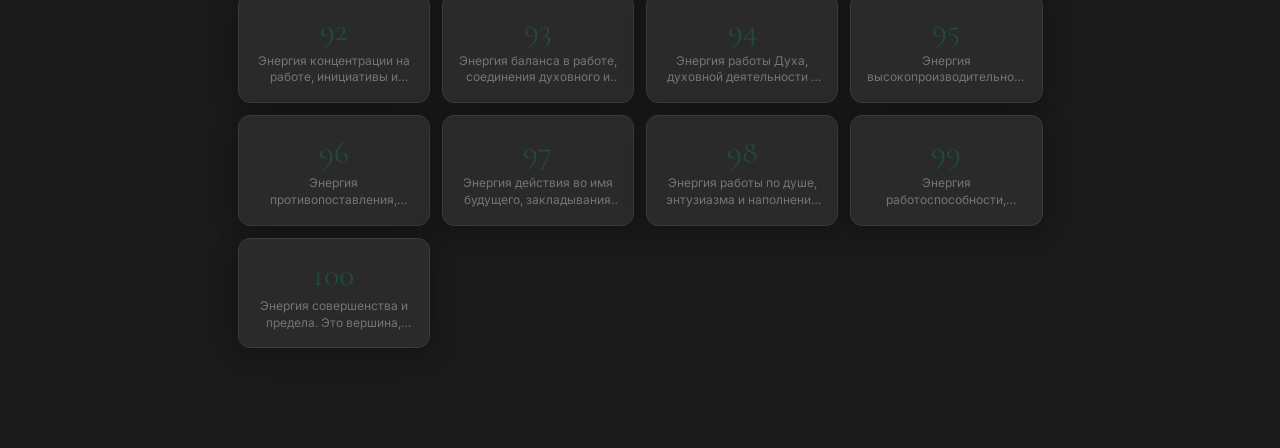
<file: spravochnik.html>
<!DOCTYPE html>
<html lang="ru">
<head>
    <meta charset="UTF-8" />
    <meta name="viewport" content="width=device-width, initial-scale=1.0" />
    <title>Справочник цифр — Квантовый код личности</title>

    <link rel="preconnect" href="https://fonts.googleapis.com" />
    <link rel="preconnect" href="https://fonts.gstatic.com" crossorigin />
    <link href="https://fonts.googleapis.com/css2?family=Inter:wght@300;400;500;600&family=Cormorant+Garamond:ital,wght@0,400;1,400&display=swap" rel="stylesheet" />

    <link rel="stylesheet" href="style.css" />

    <style>
        /* ============================================================
           СТИЛИ ДЛЯ СПРАВОЧНИКА
           ============================================================ */

        .spravochnik-container {
            max-width: 1200px;
            margin: 0 auto;
            padding: 40px 24px 60px;
        }

        .spravochnik-header {
            text-align: center;
            margin-bottom: 40px;
        }

        .spravochnik-header h1 {
            font-family: 'Inter', sans-serif;
            font-weight: 300;
            font-size: 44px;
            letter-spacing: 0.04em;
            color: var(--text-primary);
        }

        .spravochnik-header h1 span {
            color: var(--emerald-deep);
        }

        .spravochnik-header p {
            color: var(--text-secondary);
            font-size: 16px;
            font-weight: 300;
        }

        .spravochnik-nav {
            display: flex;
            flex-wrap: wrap;
            gap: 8px;
            justify-content: center;
            margin-bottom: 36px;
        }

        .spravochnik-nav a {
            padding: 6px 14px;
            border-radius: 20px;
            font-size: 13px;
            font-weight: 400;
            color: var(--text-secondary);
            background: var(--white);
            border: 1px solid var(--border);
            text-decoration: none;
            transition: all var(--transition);
        }

        .spravochnik-nav a:hover {
            background: var(--emerald-glow);
            border-color: var(--emerald-deep);
            color: var(--emerald-deep);
        }

        .spravochnik-nav a.active {
            background: var(--emerald-deep);
            color: var(--text-white);
            border-color: var(--emerald-deep);
        }

        .spravochnik-grid {
            display: grid;
            grid-template-columns: repeat(auto-fill, minmax(160px, 1fr));
            gap: 12px;
        }

        .spravochnik-item {
            background: var(--white);
            border: 1px solid var(--border);
            border-radius: 12px;
            padding: 16px;
            text-align: center;
            cursor: pointer;
            transition: all var(--transition);
            box-shadow: var(--shadow);
        }

        .spravochnik-item:hover {
            background: var(--warm-beige-light);
            border-color: var(--emerald-deep);
            transform: translateY(-3px);
            box-shadow: var(--shadow-hover);
        }

        .spravochnik-item .number {
            font-family: 'Cormorant Garamond', Georgia, serif;
            font-size: 32px;
            color: var(--emerald-deep);
            display: block;
            margin-bottom: 4px;
        }

        .spravochnik-item .preview {
            font-size: 12px;
            color: var(--text-secondary);
            opacity: 0.6;
            display: -webkit-box;
            -webkit-line-clamp: 2;
            -webkit-box-orient: vertical;
            overflow: hidden;
            line-height: 1.4;
        }

        .back-link {
            display: inline-block;
            margin-bottom: 24px;
            color: var(--emerald-deep);
            text-decoration: none;
            font-size: 14px;
            transition: all var(--transition);
            opacity: 0.7;
        }

        .back-link:hover {
            opacity: 1;
        }

        .search-input {
            width: 100%;
            max-width: 400px;
            padding: 12px 20px;
            border-radius: 30px;
            border: 1px solid var(--border);
            background: var(--white);
            color: var(--text-primary);
            font-size: 16px;
            margin: 0 auto 24px;
            display: block;
            transition: all var(--transition);
            font-family: 'Inter', sans-serif;
        }

        .search-input:focus {
            outline: none;
            border-color: var(--emerald-deep);
            box-shadow: 0 0 0 3px var(--emerald-glow);
        }

        .search-input::placeholder {
            color: var(--text-muted);
        }

        /* ---- Переключатель темы в справочнике ---- */
        .spravochnik-theme-toggle {
            position: fixed;
            top: 20px;
            right: 24px;
            z-index: 50;
            display: flex;
            align-items: center;
            gap: 10px;
        }

        .spravochnik-theme-toggle .theme-toggle-label {
            font-size: 12px;
            color: var(--text-muted);
            letter-spacing: 0.04em;
        }

        .spravochnik-theme-toggle .theme-toggle {
            width: 48px;
            height: 26px;
            background: var(--border);
            border-radius: 13px;
            border: none;
            cursor: pointer;
            position: relative;
            transition: all var(--transition);
            appearance: none;
        }

        .spravochnik-theme-toggle .theme-toggle::after {
            content: '';
            position: absolute;
            top: 3px;
            left: 3px;
            width: 20px;
            height: 20px;
            border-radius: 50%;
            background: var(--white);
            transition: all var(--transition);
            box-shadow: 0 2px 8px rgba(0, 0, 0, 0.15);
        }

        .spravochnik-theme-toggle .theme-toggle:checked {
            background: var(--emerald-deep);
        }

        .spravochnik-theme-toggle .theme-toggle:checked::after {
            transform: translateX(22px);
        }

        .spravochnik-theme-toggle .theme-toggle:hover {
            opacity: 0.8;
        }

        .not-found {
            text-align: center;
            color: var(--text-secondary);
            grid-column: 1 / -1;
            padding: 40px;
            font-size: 16px;
        }

        @media (max-width: 600px) {
            .spravochnik-grid {
                grid-template-columns: repeat(auto-fill, minmax(120px, 1fr));
            }

            .spravochnik-header h1 {
                font-size: 28px;
            }

            .spravochnik-nav a {
                font-size: 11px;
                padding: 4px 10px;
            }

            .spravochnik-theme-toggle {
                top: 12px;
                right: 12px;
            }
        }
    </style>
</head>
<body>

    <div class="spravochnik-container">

        <!-- ===== ПЕРЕКЛЮЧАТЕЛЬ ТЕМЫ ===== -->
        <div class="spravochnik-theme-toggle">
            <span class="theme-toggle-label">🌙</span>
            <input type="checkbox" class="theme-toggle" id="themeToggle" />
            <span class="theme-toggle-label">☀️</span>
        </div>

        <!-- Назад -->
        <a href="/" class="back-link">← Вернуться к калькулятору</a>

        <!-- Заголовок -->
        <header class="spravochnik-header">
            <h1>Справочник <span>цифр</span></h1>
            <p>Полное описание всех чисел от 0 до 100 в 7 контекстах</p>
        </header>

        <!-- Поиск -->
        <input type="text" class="search-input" id="searchInput" placeholder="🔍 Найти цифру (например, 24, 7, 81)..." />

        <!-- Навигация по диапазонам -->
        <nav class="spravochnik-nav" id="rangeNav">
            <!-- Генерируется JavaScript -->
        </nav>

        <!-- Сетка цифр -->
        <div class="spravochnik-grid" id="numbersGrid">
            <!-- Генерируется JavaScript -->
        </div>
    </div>

    <script type="module">
        // ============================================================
        // СПРАВОЧНИК
        // ============================================================

        import { getNumberData, getAllNumbers } from './js/database.js';
        import { showNumberCard } from './js/ui.js';

        // ============================================================
        // 1. ТЕМА
        // ============================================================

        function applyTheme(theme) {
            document.documentElement.setAttribute('data-theme', theme);
            const toggle = document.getElementById('themeToggle');
            if (toggle) {
                toggle.checked = theme === 'light';
            }
            localStorage.setItem('theme', theme);
        }

        function toggleTheme() {
            const currentTheme = document.documentElement.getAttribute('data-theme') || 'dark';
            const newTheme = currentTheme === 'dark' ? 'light' : 'dark';
            applyTheme(newTheme);
        }

        function initTheme() {
            const savedTheme = localStorage.getItem('theme');
            if (savedTheme) {
                applyTheme(savedTheme);
            } else {
                applyTheme('dark');
            }

            const toggle = document.getElementById('themeToggle');
            if (toggle) {
                toggle.addEventListener('change', toggleTheme);
            }
        }

        // ============================================================
        // 2. ОСНОВНАЯ ЛОГИКА
        // ============================================================

        const allNumbers = getAllNumbers();

        function generateRangeNav() {
            const nav = document.getElementById('rangeNav');
            const ranges = [
                { label: 'Все', start: 0, end: 100 },
                { label: '0–9', start: 0, end: 9 },
                { label: '10–19', start: 10, end: 19 },
                { label: '20–29', start: 20, end: 29 },
                { label: '30–39', start: 30, end: 39 },
                { label: '40–49', start: 40, end: 49 },
                { label: '50–59', start: 50, end: 59 },
                { label: '60–69', start: 60, end: 69 },
                { label: '70–79', start: 70, end: 79 },
                { label: '80–89', start: 80, end: 89 },
                { label: '90–100', start: 90, end: 100 }
            ];

            nav.innerHTML = '';

            for (let i = 0; i < ranges.length; i++) {
                const range = ranges[i];
                const link = document.createElement('a');
                link.href = '#';
                link.textContent = range.label;
                if (i === 0) link.classList.add('active');

                link.addEventListener('click', (function(start, end, linkEl) {
                    return function(e) {
                        e.preventDefault();
                        const allLinks = document.querySelectorAll('.spravochnik-nav a');
                        for (let j = 0; j < allLinks.length; j++) {
                            allLinks[j].classList.remove('active');
                        }
                        linkEl.classList.add('active');
                        renderNumbers(start, end);
                    };
                })(range.start, range.end, link));

                nav.appendChild(link);
            }
        }

        function renderNumbers(start, end, searchTerm) {
            searchTerm = searchTerm || '';
            const grid = document.getElementById('numbersGrid');

            let filtered = allNumbers.filter(n => n >= start && n <= end);

            if (searchTerm.trim() !== '') {
                const term = searchTerm.trim().toLowerCase();
                filtered = filtered.filter(n => {
                    const data = getNumberData(n);
                    return String(n).includes(term) ||
                        data.core.toLowerCase().includes(term) ||
                        data.personality.toLowerCase().includes(term) ||
                        data.energy.toLowerCase().includes(term) ||
                        data.earth.toLowerCase().includes(term) ||
                        data.money.toLowerCase().includes(term) ||
                        data.mission.toLowerCase().includes(term);
                });
            }

            if (filtered.length === 0) {
                grid.innerHTML = '<p class="not-found">Ничего не найдено 😔</p>';
                return;
            }

            let html = '';
            for (let i = 0; i < filtered.length; i++) {
                const n = filtered[i];
                const data = getNumberData(n);
                const preview = data.core.length > 60 ? data.core.slice(0, 60) + '…' : data.core;
                html += '<div class="spravochnik-item" data-number="' + n + '">';
                html += '<span class="number">' + n + '</span>';
                html += '<span class="preview">' + preview + '</span>';
                html += '</div>';
            }
            grid.innerHTML = html;

            const items = grid.querySelectorAll('.spravochnik-item');
            for (let j = 0; j < items.length; j++) {
                items[j].addEventListener('click', function() {
                    const number = this.dataset.number;
                    showNumberCard(number);
                });
            }
        }

        // ---- Поиск ----
        const searchInput = document.getElementById('searchInput');
        searchInput.addEventListener('input', function() {
            const searchTerm = this.value;
            const allLinks = document.querySelectorAll('.spravochnik-nav a');
            for (let i = 0; i < allLinks.length; i++) {
                allLinks[i].classList.remove('active');
            }

            if (searchTerm.trim() === '') {
                const firstLink = document.querySelector('.spravochnik-nav a:first-child');
                if (firstLink) firstLink.classList.add('active');
                renderNumbers(0, 100);
            } else {
                renderNumbers(0, 100, searchTerm);
            }
        });

        // ---- Инициализация ----
        initTheme();
        generateRangeNav();
        renderNumbers(0, 100);

        // ---- Открываем модалку с цифрой, если есть параметр в URL ----
        const params = new URLSearchParams(window.location.search);
        const numberParam = params.get('number');
        if (numberParam) {
            setTimeout(() => {
                showNumberCard(numberParam);
            }, 300);
        }
    </script>

</body>
</html>
</file>
<file: style.css>
/* ============================================================
   ПАЛИТРА — СЛОНОВАЯ КОСТЬ + ИЗУМРУД
   ============================================================ */

:root {
    --ivory: #F7F4EE;
    --ivory-dark: #EDE8DF;
    --white: #FFFFFF;
    --warm-beige: #E8E3DA;
    --warm-beige-light: #F0ECE5;
    --emerald-deep: #1F4D3A;
    --emerald-medium: #3A7A5E;
    --emerald-light: #6B9B83;
    --emerald-pale: #C8DDD0;
    --emerald-glow: rgba(31, 77, 58, 0.08);
    --emerald-shadow: rgba(31, 77, 58, 0.12);
    --text-primary: #2C2C2C;
    --text-secondary: #5A5A5A;
    --text-muted: #8A8A8A;
    --text-white: #FFFFFF;
    --shadow: 0 4px 24px rgba(31, 77, 58, 0.08);
    --shadow-hover: 0 8px 40px rgba(31, 77, 58, 0.15);
    --shadow-modal: 0 24px 80px rgba(31, 77, 58, 0.2);
    --border: #E8E3DA;
    --radius: 14px;
    --transition: 0.35s cubic-bezier(0.25, 0.46, 0.45, 0.94);
}

[data-theme="dark"] {
    --ivory: #1A1A1A;
    --ivory-dark: #242424;
    --white: #2A2A2A;
    --warm-beige: #333;
    --warm-beige-light: #3A3A3A;
    --text-primary: #E8E6E3;
    --text-secondary: #A8A6A3;
    --text-muted: #7A7A7A;
    --border: #3A3A3A;
    --shadow: 0 4px 24px rgba(0,0,0,0.3);
    --shadow-hover: 0 8px 40px rgba(0,0,0,0.4);
    --shadow-modal: 0 24px 80px rgba(0,0,0,0.5);
    --emerald-glow: rgba(58,122,94,0.12);
    --emerald-shadow: rgba(58,122,94,0.2);
}

*,
*::before,
*::after {
    margin: 0;
    padding: 0;
    box-sizing: border-box;
}

html {
    scroll-behavior: smooth;
}

body {
    font-family: 'Inter', sans-serif;
    background: var(--ivory);
    color: var(--text-primary);
    min-height: 100vh;
    padding: 40px 24px;
    display: flex;
    align-items: center;
    justify-content: center;
    transition: background 0.4s, color 0.4s;
    -webkit-font-smoothing: antialiased;
}

.container {
    max-width: 960px;
    width: 100%;
    margin: 0 auto;
    position: relative;
}

/* ============================================================
   ДЕКОР
   ============================================================ */

.leaf {
    position: fixed;
    top: 32px;
    left: 32px;
    width: 120px;
    height: 160px;
    background: radial-gradient(ellipse at 30% 30%, var(--emerald-glow), transparent 70%);
    border-radius: 60% 0 40% 20% / 80% 0 60% 20%;
    opacity: 0.4;
    pointer-events: none;
    transform: rotate(-12deg);
    z-index: 0;
}

/* ============================================================
   HERO
   ============================================================ */

.hero {
    text-align: center;
    padding: 20px 0 40px;
    position: relative;
    z-index: 1;
}

.hero h1 {
    font-family: 'Inter', sans-serif;
    font-weight: 400;
    font-size: 44px;
    letter-spacing: 0.04em;
    color: var(--text-primary);
    margin-bottom: 8px;
}

.hero h1 .italic {
    font-family: 'Cormorant Garamond', Georgia, serif;
    font-style: italic;
    color: var(--emerald-deep);
    font-weight: 400;
}

.hero .subtitle {
    font-size: 16px;
    font-weight: 300;
    letter-spacing: 0.02em;
    color: var(--text-secondary);
    line-height: 1.7;
}

/* ============================================================
   АЛТАРЬ ВВОДА
   ============================================================ */

.altar {
    background: var(--white);
    border-radius: var(--radius);
    padding: 32px 36px 28px;
    margin-bottom: 20px;
    border: 1px solid var(--border);
    box-shadow: var(--shadow);
    position: relative;
    z-index: 1;
    transition: all var(--transition);
}

.altar:hover {
    box-shadow: var(--shadow-hover);
}

.altar-inner {
    max-width: 720px;
    margin: 0 auto;
}

.form-row {
    display: flex;
    gap: 20px;
    flex-wrap: wrap;
}

.form-group {
    flex: 1;
    min-width: 160px;
}

.form-group label {
    display: block;
    font-size: 11px;
    font-weight: 500;
    letter-spacing: 0.06em;
    text-transform: uppercase;
    color: var(--text-secondary);
    margin-bottom: 6px;
}

.input-wrapper {
    position: relative;
    padding-bottom: 4px;
    border-bottom: 2px solid var(--border);
    transition: border-color var(--transition);
}

.input-wrapper:focus-within {
    border-color: var(--emerald-deep);
}

.input-field {
    width: 100%;
    padding: 8px 0 6px;
    background: transparent;
    border: none;
    outline: none;
    font-family: 'Inter', sans-serif;
    font-size: 18px;
    font-weight: 400;
    color: var(--text-primary);
    transition: all var(--transition);
}

.input-field::placeholder {
    font-family: 'Cormorant Garamond', Georgia, serif;
    font-style: italic;
    font-weight: 300;
    color: var(--text-muted);
    opacity: 0.5;
    font-size: 16px;
    transition: all var(--transition);
}

.input-field:focus::placeholder {
    opacity: 0;
    transform: translateY(-4px);
}

.input-line {
    position: absolute;
    bottom: -2px;
    left: 0;
    width: 0;
    height: 2px;
    background: var(--emerald-deep);
    transition: width var(--transition);
}

.input-wrapper:focus-within .input-line {
    width: 100%;
}

/* ============================================================
   КНОПКИ
   ============================================================ */

.button-group {
    display: flex;
    gap: 12px;
    margin-top: 28px;
    justify-content: center;
    flex-wrap: wrap;
}

.btn-primary {
    padding: 14px 44px;
    background: var(--emerald-deep);
    color: var(--text-white);
    border: none;
    border-radius: var(--radius);
    font-family: 'Inter', sans-serif;
    font-size: 15px;
    font-weight: 500;
    letter-spacing: 0.06em;
    text-transform: uppercase;
    cursor: pointer;
    transition: all var(--transition);
    opacity: 0.4;
    pointer-events: none;
    box-shadow: 0 4px 20px var(--emerald-shadow);
}

.btn-primary.active {
    opacity: 1;
    pointer-events: auto;
}

.btn-primary:hover {
    background: var(--emerald-medium);
    transform: translateY(-2px);
    box-shadow: 0 8px 32px var(--emerald-shadow);
}

.btn-secondary {
    padding: 14px 32px;
    background: transparent;
    color: var(--text-secondary);
    border: 1px solid var(--border);
    border-radius: var(--radius);
    font-family: 'Inter', sans-serif;
    font-size: 15px;
    font-weight: 400;
    letter-spacing: 0.04em;
    cursor: pointer;
    transition: all var(--transition);
}

.btn-secondary:hover {
    border-color: var(--emerald-deep);
    color: var(--text-primary);
    background: var(--emerald-glow);
}

.admin-toggle-btn {
    position: fixed;
    top: 20px;
    left: 24px;
    z-index: 50;
    padding: 8px 20px;
    background: var(--emerald-deep);
    color: var(--text-white);
    border: none;
    border-radius: var(--radius);
    font-family: 'Inter', sans-serif;
    font-size: 12px;
    font-weight: 500;
    letter-spacing: 0.04em;
    cursor: pointer;
    transition: all var(--transition);
    box-shadow: 0 2px 16px var(--emerald-shadow);
}

.admin-toggle-btn:hover {
    background: var(--emerald-medium);
    transform: translateY(-2px);
}

.theme-toggle-wrapper {
    position: fixed;
    top: 20px;
    right: 24px;
    z-index: 50;
    display: flex;
    align-items: center;
    gap: 8px;
}

.theme-toggle-label {
    font-size: 11px;
    color: var(--text-muted);
    letter-spacing: 0.04em;
}

.theme-toggle {
    width: 44px;
    height: 24px;
    background: var(--border);
    border-radius: 12px;
    border: none;
    cursor: pointer;
    position: relative;
    transition: all var(--transition);
    appearance: none;
}

.theme-toggle::after {
    content: '';
    position: absolute;
    top: 2px;
    left: 2px;
    width: 20px;
    height: 20px;
    border-radius: 50%;
    background: var(--white);
    transition: all var(--transition);
    box-shadow: 0 2px 8px rgba(0,0,0,0.15);
}

.theme-toggle:checked {
    background: var(--emerald-deep);
}

.theme-toggle:checked::after {
    transform: translateX(20px);
}

/* ============================================================
   РЕЗУЛЬТАТЫ (ГЛАВНАЯ)
   ============================================================ */

.results {
    margin-top: 40px;
    padding-top: 12px;
    position: relative;
    z-index: 1;
}

.results-main-title {
    font-family: 'Inter', sans-serif;
    font-weight: 300;
    font-size: 30px;
    letter-spacing: 0.04em;
    color: var(--text-primary);
    text-align: center;
    margin-bottom: 20px;
}

.results-main-title::after {
    content: '';
    display: block;
    width: 48px;
    height: 3px;
    background: var(--emerald-deep);
    margin: 10px auto 0;
    border-radius: 4px;
}

.section-group {
    scroll-margin-top: 60px;
    padding: 20px 0;
    position: relative;
}

.section-group:first-of-type {
    padding-top: 0;
}

.section-group-title {
    font-family: 'Inter', sans-serif;
    font-weight: 400;
    font-size: 20px;
    letter-spacing: 0.04em;
    color: var(--text-primary);
    margin-bottom: 6px;
    padding-bottom: 10px;
    border-bottom: 1px solid var(--border);
}

.section-description {
    color: var(--text-secondary);
    font-size: 14px;
    font-weight: 300;
    margin-top: -4px;
    margin-bottom: 20px;
}

.section-cards {
    display: grid;
    grid-template-columns: 1fr 1fr 1fr;
    gap: 16px;
    margin-bottom: 4px;
}

.result-card {
    background: var(--white);
    border: 1px solid var(--border);
    border-left: 3px solid var(--emerald-deep);
    border-radius: var(--radius);
    padding: 18px 20px 16px;
    box-shadow: var(--shadow);
    transition: all var(--transition);
}

.result-card:hover {
    border-color: var(--emerald-light);
    box-shadow: var(--shadow-hover);
    transform: translateY(-2px);
}

.result-card-header {
    display: flex;
    justify-content: space-between;
    align-items: center;
    margin-bottom: 8px;
    flex-wrap: wrap;
}

.result-card-tag {
    font-family: 'Inter', sans-serif;
    font-weight: 500;
    font-size: 9px;
    letter-spacing: 0.1em;
    text-transform: uppercase;
    color: var(--emerald-deep);
    background: var(--emerald-glow);
    padding: 2px 10px;
    border-radius: 20px;
}

.result-card-context {
    font-size: 10px;
    color: var(--text-muted);
    letter-spacing: 0.04em;
}

.insight-text {
    font-size: 15px;
    line-height: 1.7;
    color: var(--text-primary);
    opacity: 0.85;
    margin: 0;
}

.insight-list {
    list-style: none;
    padding: 0;
    margin: 0;
}

.insight-list li {
    position: relative;
    padding-left: 22px;
    margin-bottom: 6px;
    font-size: 14px;
    line-height: 1.6;
    color: var(--text-secondary);
}

.insight-list li::before {
    content: '◆';
    position: absolute;
    left: 0;
    color: var(--emerald-deep);
    font-size: 10px;
    top: 2px;
}

.shadow-card {
    background: var(--ivory);
    border: 1px solid var(--border);
    border-radius: var(--radius);
    padding: 20px 24px;
}

.shadow-list li {
    color: var(--text-secondary);
    opacity: 0.7;
}

.shadow-list li::before {
    color: var(--emerald-light);
}

/* ============================================================
   МОДАЛЬНОЕ ОКНО
   ============================================================ */

.number-modal-overlay {
    position: fixed;
    top: 0;
    left: 0;
    width: 100%;
    height: 100%;
    background: rgba(0,0,0,0.4);
    backdrop-filter: blur(8px);
    z-index: 1000;
    display: none;
    align-items: center;
    justify-content: center;
    padding: 20px;
}

.number-modal-overlay.visible {
    display: flex;
}

.number-modal {
    background: var(--white);
    border: 1px solid var(--border);
    border-radius: 16px;
    max-width: 700px;
    width: 100%;
    max-height: 90vh;
    overflow-y: auto;
    padding: 32px 36px 28px;
    position: relative;
    box-shadow: var(--shadow-modal);
    animation: modalIn 0.35s ease;
}

@keyframes modalIn {
    from { opacity: 0; transform: translateY(24px) scale(0.96); }
    to { opacity: 1; transform: translateY(0) scale(1); }
}

.modal-close {
    position: absolute;
    top: 16px;
    right: 20px;
    background: none;
    border: none;
    font-size: 24px;
    color: var(--text-muted);
    opacity: 0.4;
    cursor: pointer;
    transition: all var(--transition);
}

.modal-close:hover {
    opacity: 0.8;
    transform: rotate(90deg);
}

.modal-number {
    font-family: 'Cormorant Garamond', Georgia, serif;
    font-size: 64px;
    color: var(--emerald-deep);
    text-align: center;
    margin-bottom: 24px;
    line-height: 1;
}

.modal-content {
    display: flex;
    flex-direction: column;
    gap: 12px;
}

.modal-context {
    padding: 14px 18px;
    border-radius: 10px;
    background: var(--ivory);
    border-left: 3px solid var(--border);
    transition: all var(--transition);
}

.modal-context.gold { border-left-color: var(--emerald-deep); }
.modal-context.silver { border-left-color: #A8A8A8; }
.modal-context.orange { border-left-color: #D4875A; }
.modal-context.green { border-left-color: #6A9B7A; }
.modal-context.purple { border-left-color: #8B7AB8; }
.modal-context.dark { border-left-color: #8B5A5A; }

.modal-context-header {
    display: flex;
    align-items: center;
    gap: 8px;
    margin-bottom: 4px;
}

.modal-context-icon { font-size: 16px; }

.modal-context-label {
    font-size: 11px;
    font-weight: 500;
    letter-spacing: 0.06em;
    text-transform: uppercase;
    color: var(--text-muted);
}

.modal-context-text {
    font-size: 15px;
    line-height: 1.6;
    color: var(--text-primary);
    margin: 0;
    opacity: 0.85;
}

/* ============================================================
   НАВИГАЦИЯ "ДОРОЖНАЯ КАРТА"
   ============================================================ */

.roadmap-nav {
    position: fixed;
    left: 40px;
    top: 50%;
    transform: translateY(-50%);
    z-index: 100;
    display: none;
    opacity: 0;
    transition: opacity 0.6s;
}

.roadmap-nav.visible {
    display: block;
    opacity: 1;
}

.roadmap-line {
    position: absolute;
    left: 10px;
    top: 6px;
    bottom: 6px;
    width: 1.5px;
    background: var(--border);
    pointer-events: none;
}

.roadmap-list {
    list-style: none;
    padding: 0;
    margin: 0;
    position: relative;
    padding-left: 24px;
    display: flex;
    flex-direction: column;
}

.roadmap-item {
    display: flex;
    align-items: center;
    gap: 14px;
    padding: 8px 0;
    cursor: pointer;
    transition: all 0.3s;
    position: relative;
    opacity: 0;
    transform: translateX(-8px);
    animation: roadmapAppear 0.5s forwards;
}

.roadmap-item:nth-child(1) { animation-delay: 0.05s; }
.roadmap-item:nth-child(2) { animation-delay: 0.12s; }
.roadmap-item:nth-child(3) { animation-delay: 0.19s; }
.roadmap-item:nth-child(4) { animation-delay: 0.26s; }

@keyframes roadmapAppear {
    from { opacity: 0; transform: translateX(-8px); }
    to { opacity: 1; transform: translateX(0); }
}

.roadmap-marker {
    display: block;
    width: 10px;
    height: 10px;
    border-radius: 50%;
    border: 1.5px solid var(--border);
    background: var(--ivory);
    flex-shrink: 0;
    transition: all 0.4s;
    position: relative;
    z-index: 2;
}

.roadmap-marker::after {
    content: '';
    position: absolute;
    top: -14px;
    bottom: -14px;
    left: 50%;
    width: 1.5px;
    background: var(--border);
    transform: translateX(-50%);
    z-index: -1;
}

.roadmap-item:first-child .roadmap-marker::after { top: 0; }
.roadmap-item:last-child .roadmap-marker::after { bottom: 0; }

.roadmap-item a {
    font-family: 'Inter', sans-serif;
    font-weight: 300;
    font-size: 14px;
    color: var(--text-secondary);
    text-decoration: none;
    transition: all 0.3s;
    padding: 2px 0;
    letter-spacing: 0.02em;
}

.roadmap-item:hover a { color: var(--text-primary); }
.roadmap-item:hover .roadmap-marker { border-color: var(--emerald-light); }

.roadmap-item.active .roadmap-marker {
    background: var(--emerald-deep);
    border-color: var(--emerald-deep);
    box-shadow: 0 0 0 4px var(--emerald-glow);
}

.roadmap-item.active a {
    color: var(--emerald-deep);
    font-weight: 400;
}

.roadmap-item.active .roadmap-marker::after {
    background: var(--emerald-deep);
}

/* ============================================================
   ОБЩИЕ ЭЛЕМЕНТЫ
   ============================================================ */

.spravochnik-link-wrapper {
    text-align: center;
    margin-top: 40px;
    padding-top: 24px;
    border-top: 1px solid var(--border);
}

.spravochnik-link {
    color: var(--emerald-deep);
    text-decoration: none;
    font-size: 14px;
    font-weight: 400;
    transition: all var(--transition);
    display: inline-flex;
    align-items: center;
    gap: 8px;
    opacity: 0.7;
}

.spravochnik-link:hover {
    opacity: 1;
    transform: translateX(4px);
}

.error-message {
    background: rgba(212,135,90,0.08);
    border: 1px solid rgba(212,135,90,0.15);
    border-radius: var(--radius);
    padding: 14px 20px;
    color: #B87A4A;
    margin-top: 16px;
    display: none;
    font-weight: 400;
    font-size: 14px;
}

.error-message.show { display: block; }

footer {
    text-align: center;
    margin-top: 40px;
    padding-top: 20px;
    border-top: 1px solid var(--border);
    color: var(--text-muted);
    opacity: 0.4;
    font-size: 12px;
    font-weight: 300;
    letter-spacing: 0.02em;
    position: relative;
    z-index: 1;
}

footer .heart {
    color: var(--emerald-deep);
    opacity: 0.5;
}

/* ============================================================
   ПОПОВЕР
   ============================================================ */

.popover-overlay {
    position: fixed;
    top: 0;
    left: 0;
    width: 100%;
    height: 100%;
    background: rgba(0,0,0,0.3);
    backdrop-filter: blur(6px);
    z-index: 200;
    display: none;
    align-items: center;
    justify-content: center;
    padding: 20px;
}

.popover-overlay.visible { display: flex; }

.popover {
    background: var(--white);
    border-radius: var(--radius);
    padding: 28px 32px 24px;
    max-width: 400px;
    width: 90%;
    box-shadow: var(--shadow-modal);
    border: 1px solid var(--border);
    position: relative;
    animation: modalIn 0.3s ease;
}

.popover .popover-close {
    position: absolute;
    top: 12px;
    right: 16px;
    background: none;
    border: none;
    font-size: 20px;
    cursor: pointer;
    color: var(--text-muted);
    opacity: 0.3;
    transition: opacity 0.2s;
}

.popover .popover-close:hover { opacity: 0.8; }

.popover .popover-number {
    font-family: 'Cormorant Garamond', Georgia, serif;
    font-size: 48px;
    color: var(--emerald-deep);
    display: block;
    margin-bottom: 4px;
    line-height: 1;
}

.popover .popover-title {
    font-family: 'Inter', sans-serif;
    font-size: 18px;
    font-weight: 400;
    color: var(--text-primary);
    margin-bottom: 6px;
}

.popover .popover-text {
    font-family: 'Inter', sans-serif;
    font-size: 15px;
    font-weight: 300;
    color: var(--text-secondary);
    line-height: 1.6;
}

/* ============================================================
   АДМИН-ПАНЕЛЬ
   ============================================================ */

.admin-container {
    max-width: 960px;
    width: 100%;
    margin: 0 auto;
    padding: 40px 0;
}

.admin-actions-bar {
    display: flex;
    flex-wrap: wrap;
    gap: 12px;
    margin: 24px 0 16px;
    padding: 16px 20px;
    background: var(--white);
    border-radius: 12px;
    border: 1px solid var(--border);
    align-items: center;
    justify-content: center;
}

.admin-actions-bar .btn {
    padding: 10px 24px;
    border-radius: 10px;
    font-size: 13px;
    font-weight: 500;
    font-family: 'Inter', sans-serif;
    cursor: pointer;
    transition: all var(--transition);
    border: none;
}

.btn-edit {
    background: var(--emerald-deep);
    color: var(--text-white);
}

.btn-edit:hover { background: var(--emerald-medium); }
.btn-edit.active { background: #D4875A; }

.btn-download {
    background: var(--ivory);
    color: var(--text-primary);
    border: 1.5px solid var(--border);
}

.btn-download:hover {
    border-color: var(--emerald-deep);
    color: var(--emerald-deep);
}

.btn-logout {
    background: transparent;
    color: var(--text-secondary);
    border: none;
    font-size: 14px;
    font-weight: 400;
    opacity: 0.5;
    transition: all var(--transition);
}

.btn-logout:hover {
    opacity: 1;
    color: var(--text-primary);
}

.admin-cards-stack {
    display: flex;
    flex-direction: column;
    gap: 16px;
    width: 100%;
}

.admin-result-card {
    width: 100%;
    background: var(--white);
    border: 1px solid var(--border);
    border-left: 3px solid var(--emerald-deep);
    border-radius: var(--radius);
    padding: 18px 20px 16px;
    box-shadow: var(--shadow);
    transition: all var(--transition);
}

.admin-result-card:hover {
    border-color: var(--emerald-light);
    box-shadow: var(--shadow-hover);
    transform: translateY(-2px);
}

.admin-result-card .result-card-tag {
    font-family: 'Inter', sans-serif;
    font-weight: 500;
    font-size: 9px;
    letter-spacing: 0.1em;
    text-transform: uppercase;
    color: var(--emerald-deep);
    background: var(--emerald-glow);
    padding: 2px 10px;
    border-radius: 20px;
}

.admin-table-wrapper {
    margin: 8px 0 16px;
    overflow-x: auto;
}

.admin-result-table {
    width: 100%;
    border-collapse: collapse;
    font-size: 14px;
    background: var(--white);
    border-radius: 10px;
    overflow: hidden;
    border: 1px solid var(--border);
}

.admin-result-table th {
    text-align: left;
    padding: 10px 16px;
    font-weight: 500;
    font-size: 11px;
    text-transform: uppercase;
    letter-spacing: 0.06em;
    color: var(--text-muted);
    background: var(--ivory);
    border-bottom: 2px solid var(--border);
}

.admin-result-table td {
    padding: 10px 16px;
    border-bottom: 1px solid var(--border);
    vertical-align: top;
    color: var(--text-primary);
}

.admin-result-table tr:last-child td { border-bottom: none; }

.admin-result-table .col-number {
    font-family: 'Cormorant Garamond', Georgia, serif;
    font-size: 20px;
    font-weight: 400;
    color: var(--emerald-deep);
    width: 60px;
    white-space: nowrap;
}

.admin-result-table .col-value {
    font-size: 14px;
    line-height: 1.6;
    color: var(--text-secondary);
}

.admin-result-table .col-value.editable {
    cursor: text;
    padding: 6px 12px;
    border-radius: 6px;
    transition: all var(--transition);
    border: 2px solid transparent;
    background: transparent;
}

.admin-result-table .col-value.editable:hover {
    background: var(--emerald-glow);
}

.admin-result-table .col-value.editable.editing {
    border-color: var(--emerald-deep);
    background: var(--white);
    outline: none;
}

.admin-edit-hint {
    font-size: 11px;
    color: var(--text-muted);
    opacity: 0.5;
    transition: opacity var(--transition);
    display: block;
    margin-top: 8px;
    text-align: center;
}

.admin-edit-hint.visible { opacity: 1; }

/* ============================================================
   АДМИН: ВЫБОР ТИПА РАЗБОРА
   ============================================================ */

.type-selector {
    display: flex;
    gap: 12px;
    margin-bottom: 24px;
    flex-wrap: wrap;
    justify-content: center;
}

.type-btn {
    padding: 12px 28px;
    background: transparent;
    border: 1.5px solid var(--border);
    border-radius: 12px;
    font-size: 14px;
    font-weight: 500;
    font-family: 'Inter', sans-serif;
    color: var(--text-secondary);
    cursor: pointer;
    transition: all var(--transition);
    display: flex;
    align-items: center;
    gap: 8px;
}

.type-btn:hover:not(:disabled) {
    border-color: var(--emerald-light);
    color: var(--text-primary);
    background: var(--emerald-glow);
}

.type-btn.active {
    background: var(--emerald-deep);
    color: #FFFFFF;
    border-color: var(--emerald-deep);
}

.type-btn:disabled {
    opacity: 0.4;
    cursor: not-allowed;
}

.type-btn .badge {
    font-size: 10px;
    background: var(--emerald-glow);
    padding: 2px 8px;
    border-radius: 20px;
    color: var(--emerald-deep);
    font-weight: 400;
}

.type-btn.active .badge {
    background: rgba(255,255,255,0.2);
    color: #FFFFFF;
}

.input-group { display: none; }
.input-group.active { display: block; }

.date-fields {
    display: flex;
    gap: 12px;
    flex-wrap: wrap;
    justify-content: center;
}

.date-fields .form-group {
    flex: 0 0 auto;
    min-width: 80px;
}

.date-fields .form-group input {
    text-align: center;
    font-size: 20px;
    letter-spacing: 0.08em;
}

/* ============================================================
   АДМИН: МИССИЯ ДУШИ И КАРТОЧКА
   ============================================================ */

.mission-intro {
    background: var(--ivory);
    border-radius: 16px;
    padding: 28px 32px;
    border-left: 4px solid var(--emerald-deep);
    margin-bottom: 32px;
}

.mission-intro h3 {
    font-family: 'Inter', sans-serif;
    font-size: 18px;
    font-weight: 500;
    color: var(--text-primary);
    margin-bottom: 12px;
}

.mission-intro p {
    font-size: 14px;
    line-height: 1.7;
    color: var(--text-secondary);
    margin-bottom: 12px;
}

.mission-intro .steps {
    list-style: none;
    padding: 0;
    margin: 12px 0;
}

.mission-intro .steps li {
    display: flex;
    gap: 12px;
    padding: 6px 0;
    font-size: 14px;
    line-height: 1.6;
    color: var(--text-secondary);
    border-bottom: 1px solid rgba(232,227,218,0.4);
}

.mission-intro .steps li:last-child { border-bottom: none; }

.mission-intro .steps .num {
    font-weight: 600;
    color: var(--emerald-deep);
    min-width: 24px;
    flex-shrink: 0;
}

.mission-intro .closing {
    font-weight: 500;
    color: var(--emerald-deep);
    text-align: center;
    padding-top: 12px;
    margin-top: 12px;
    border-top: 1px solid var(--border);
    font-size: 15px;
}

.number-card {
    background: var(--white);
    border-radius: 16px;
    padding: 32px 36px;
    border: 1px solid var(--border);
    box-shadow: var(--shadow);
    transition: all var(--transition);
}

.number-card:hover {
    box-shadow: var(--shadow-hover);
}

.number-card .number-display {
    font-family: 'Cormorant Garamond', Georgia, serif;
    font-size: 56px;
    font-weight: 400;
    color: var(--emerald-deep);
    margin-bottom: 4px;
    line-height: 1;
}

.number-card .number-title {
    font-family: 'Inter', sans-serif;
    font-size: 18px;
    font-weight: 400;
    color: var(--text-secondary);
    margin-bottom: 12px;
    letter-spacing: 0.04em;
}

.number-card .number-title span {
    font-weight: 500;
    color: var(--text-primary);
}

.number-card .divider {
    height: 1px;
    background: var(--border);
    margin: 12px 0 16px;
}

.number-card .core-text {
    font-size: 16px;
    line-height: 1.8;
    color: var(--text-primary);
    opacity: 0.85;
}

.number-card .core-text.editable {
    cursor: text;
    padding: 4px 8px;
    border-radius: 6px;
    transition: all var(--transition);
    border: 2px solid transparent;
    background: transparent;
}

.number-card .core-text.editable:hover {
    background: var(--emerald-glow);
}

.number-card .core-text.editable.editing {
    border-color: var(--emerald-deep);
    background: var(--white);
    outline: none;
}

.number-card .shadow-block {
    background: var(--ivory);
    border-left: 3px solid var(--emerald-deep);
    padding: 14px 18px;
    border-radius: 0 8px 8px 0;
    margin-top: 16px;
}

.number-card .shadow-block .label {
    font-weight: 500;
    color: var(--emerald-deep);
    font-size: 12px;
    text-transform: uppercase;
    letter-spacing: 0.06em;
    display: block;
    margin-bottom: 4px;
}

.number-card .shadow-block .text {
    font-size: 14px;
    line-height: 1.6;
    color: var(--text-muted);
}

.number-card .shadow-block .text.editable {
    cursor: text;
    padding: 4px 8px;
    border-radius: 6px;
    transition: all var(--transition);
    border: 2px solid transparent;
    background: transparent;
}

.number-card .shadow-block .text.editable:hover {
    background: var(--emerald-glow);
}

.number-card .shadow-block .text.editable.editing {
    border-color: var(--emerald-deep);
    background: var(--white);
    outline: none;
}

/* ============================================================
   АДМИН-ПАНЕЛЬ: ТАБЛИЦЫ И ОТСТУПЫ
   ============================================================ */

.admin-section-group {
    margin-bottom: 48px;
    padding-bottom: 32px;
    border-bottom: 1px solid var(--border);
}

.admin-section-group:last-child {
    border-bottom: none;
    margin-bottom: 0;
}

.admin-cards-stack {
    display: flex;
    flex-direction: column;
    gap: 20px;
    width: 100%;
}

.result-table {
    width: 100%;
    border-collapse: collapse;
    font-size: 14px;
    background: var(--white);
    border-radius: 10px;
    overflow: hidden;
    border: 1px solid var(--border);
}

.result-table th {
    text-align: left;
    padding: 10px 16px;
    font-weight: 500;
    font-size: 11px;
    text-transform: uppercase;
    letter-spacing: 0.06em;
    color: var(--text-muted);
    background: var(--ivory);
    border-bottom: 2px solid var(--border);
}

.result-table td {
    padding: 12px 16px;
    border-bottom: 1px solid var(--border);
    vertical-align: top;
    color: var(--text-primary);
    line-height: 1.6;
}

.result-table tr:last-child td {
    border-bottom: none;
}

.result-table .num {
    font-family: 'Cormorant Garamond', Georgia, serif;
    font-size: 20px;
    font-weight: 400;
    color: var(--emerald-deep);
    width: 60px;
    white-space: nowrap;
}

.result-table .value {
    font-size: 14px;
    color: var(--text-secondary);
    display: block;
}

.minus-text {
    display: block;
    margin-top: 6px;
    padding-top: 8px;
    border-top: 1px dashed rgba(31, 77, 58, 0.2);
    font-size: 13px;
    color: var(--text-muted);
    line-height: 1.5;
}

.minus-text .label {
    font-weight: 500;
    color: var(--emerald-deep);
    font-size: 11px;
    text-transform: uppercase;
    letter-spacing: 0.06em;
}

/* ============================================================
   ДАТА РОЖДЕНИЯ: 4 ЦИФРЫ + 4 КАРТОЧКИ (2 КОЛОНКИ)
   ============================================================ */

/* ---- 4 цифры в ряд ---- */
.date-digits-row {
    display: flex;
    justify-content: center;
    gap: 40px;
    margin: 20px 0 32px;
    padding: 16px 0;
    border-bottom: 1px solid var(--border);
}

.date-digit-item {
    text-align: center;
}

.date-digit-item .date-digit {
    font-family: 'Cormorant Garamond', Georgia, serif;
    font-size: 36px;
    font-weight: 400;
    color: var(--emerald-deep);
    display: block;
    line-height: 1.1;
}

.date-digit-item .date-digit-label {
    font-size: 12px;
    text-transform: uppercase;
    letter-spacing: 0.08em;
    color: var(--text-muted);
}

.date-digit-mission .date-digit {
    color: #D4875A;
}

/* ---- 4 карточки в 2 колонки ---- */
.date-cards-grid {
    display: grid;
    grid-template-columns: 1fr 1fr;
    gap: 20px;
    margin-bottom: 32px;
}

/* ---- Карточка ---- */
.date-card {
    background: var(--white);
    border: 1px solid var(--border);
    border-radius: var(--radius);
    padding: 20px 18px;
    box-shadow: var(--shadow);
    transition: all var(--transition);
}

.date-card:hover {
    box-shadow: var(--shadow-hover);
    transform: translateY(-2px);
}

.date-card .date-card-number {
    font-family: 'Cormorant Garamond', Georgia, serif;
    font-size: 32px;
    font-weight: 400;
    color: var(--emerald-deep);
    margin-bottom: 2px;
    line-height: 1;
}

.date-card .date-card-title {
    font-size: 13px;
    font-weight: 500;
    color: var(--text-secondary);
    letter-spacing: 0.04em;
    margin-bottom: 8px;
}

.date-card .date-card-divider {
    height: 1px;
    background: var(--border);
    margin-bottom: 12px;
}

.date-card .date-card-core {
    font-size: 14px;
    line-height: 1.6;
    color: var(--text-secondary);
    margin-bottom: 12px;
}

.date-card .date-card-section {
    margin-top: 10px;
    padding-top: 10px;
    border-top: 1px solid rgba(232, 227, 218, 0.4);
}

.date-card .date-card-section:first-of-type {
    border-top: none;
    padding-top: 0;
}

.date-card .date-card-section-label {
    font-weight: 500;
    font-size: 11px;
    text-transform: uppercase;
    letter-spacing: 0.06em;
    color: var(--emerald-deep);
    margin-bottom: 4px;
}

.date-card .date-card-text {
    font-size: 13px;
    line-height: 1.6;
    color: var(--text-secondary);
    margin: 0;
}

.date-card .date-card-list {
    list-style: none;
    padding: 0;
    margin: 4px 0 0;
}

.date-card .date-card-list li {
    font-size: 13px;
    line-height: 1.5;
    color: var(--text-secondary);
    padding-left: 16px;
    position: relative;
    margin-bottom: 2px;
}

.date-card .date-card-list li::before {
    content: '•';
    position: absolute;
    left: 0;
    color: var(--emerald-deep);
}

.date-card-minus {
    background: rgba(255, 240, 240, 0.3);
}

.date-card-minus .date-card-section-label {
    color: #B87A4A;
}

.date-card-main-task {
    background: var(--emerald-glow);
    border-radius: 6px;
    padding: 8px 12px;
    margin-top: 10px;
}

.date-card-main-task .date-card-section-label {
    color: var(--emerald-deep);
}

/* ---- Карточка Миссии (выделенная) ---- */
.date-card-mission {
    background: #F4F8F6;
    border: 2px solid #2D6A4F;
}

.date-card-mission .date-card-number {
    color: #2D6A4F;
}

/* ---- Блок "Как читать этот код" ---- */
.how-to-read {
    background: var(--ivory);
    border-radius: var(--radius);
    padding: 24px 28px;
    border-left: 4px solid var(--emerald-deep);
    margin-top: 24px;
}

.how-to-read h4 {
    font-family: 'Inter', sans-serif;
    font-size: 16px;
    font-weight: 500;
    color: var(--text-primary);
    margin-bottom: 8px;
}

.how-to-read p {
    font-size: 14px;
    line-height: 1.7;
    color: var(--text-secondary);
    margin-bottom: 8px;
}

.how-to-read p:last-child {
    margin-bottom: 0;
}

.how-to-read p strong {
    color: var(--emerald-deep);
}

/* ============================================================
   АДАПТИВНОСТЬ
   ============================================================ */

@media (max-width: 1024px) {
    .section-cards { grid-template-columns: 1fr 1fr; gap: 14px; }
    .leaf { display: none; }
    .hero h1 { font-size: 38px; }
    .roadmap-nav { left: 20px; }
    .roadmap-item a { font-size: 13px; }
    .roadmap-item { padding: 6px 0; }
    .roadmap-marker { width: 8px; height: 8px; }
}

@media (max-width: 768px) {
    body { padding: 16px 12px; }
    .hero { padding: 8px 0 28px; }
    .hero h1 { font-size: 26px; letter-spacing: 0.02em; }
    .hero .subtitle { font-size: 14px; }
    .altar { padding: 20px 18px 22px; }
    .form-row { flex-direction: column; gap: 16px; }
    .form-group { min-width: 100%; flex: 0 0 100%; }
    .input-field { font-size: 16px; }
    .input-field::placeholder { font-size: 14px; }
    .button-group { flex-direction: column; align-items: stretch; }
    .btn-primary, .btn-secondary { padding: 12px 20px; width: 100%; justify-content: center; }
    .section-cards { grid-template-columns: 1fr; gap: 12px; }
    .section-group-title { font-size: 18px; margin-bottom: 18px; }
    .result-card { padding: 14px 16px 12px; }
    .results-main-title { font-size: 22px; margin-bottom: 8px; }
    .roadmap-nav { display: none !important; }
    .popover { padding: 20px 18px 18px; max-width: 95%; }
    .popover .popover-number { font-size: 36px; }
    .number-modal { padding: 24px 20px 20px; max-height: 95vh; }
    .modal-number { font-size: 42px; }
    .theme-toggle-wrapper { top: 12px; right: 12px; }
    .admin-toggle-btn { top: 12px; left: 12px; padding: 6px 14px; font-size: 11px; }
    .insight-text { font-size: 14px; }
    .insight-list li { font-size: 13px; padding-left: 18px; }
    .admin-container { padding: 16px 0; }
    .admin-actions-bar { flex-direction: column; align-items: stretch; }
    .admin-actions-bar .btn { width: 100%; justify-content: center; }
    .admin-result-table { font-size: 13px; }
    .admin-result-table td, .admin-result-table th { padding: 8px 12px; }
    .admin-result-table .col-number { font-size: 17px; width: 50px; }
    .type-selector { flex-direction: column; align-items: stretch; }
    .type-btn { justify-content: center; width: 100%; }
    .date-fields { flex-direction: row; gap: 8px; }
    .date-fields .form-group { flex: 1; min-width: 60px; }
    .number-card { padding: 20px 18px; }
    .number-card .number-display { font-size: 40px; }
    .mission-intro { padding: 20px 18px; }
    /* Дата: 2 колонки на планшете */
    .date-cards-grid { grid-template-columns: 1fr 1fr; gap: 16px; }
    .date-digits-row { gap: 20px; }
    .date-digit-item .date-digit { font-size: 28px; }
}

@media (max-width: 480px) {
    body { padding: 10px 6px; }
    .hero h1 { font-size: 22px; }
    .hero .subtitle { font-size: 13px; }
    .altar { padding: 16px 14px 18px; }
    .input-field { font-size: 15px; padding: 6px 0 4px; }
    .results-main-title { font-size: 18px; }
    .popover .popover-number { font-size: 28px; }
    .popover .popover-title { font-size: 16px; }
    .popover .popover-text { font-size: 13px; }
    .modal-number { font-size: 32px; }
    .modal-context-text { font-size: 13px; }
    .admin-toggle-btn { top: 10px; left: 10px; padding: 5px 12px; font-size: 10px; border-radius: 8px; }
    .insight-text { font-size: 13px; }
    .insight-list li { font-size: 12px; padding-left: 16px; }
    .admin-container { padding: 10px 0; }
    .admin-result-table { font-size: 12px; }
    .admin-result-table td, .admin-result-table th { padding: 6px 10px; }
    .admin-result-table .col-number { font-size: 15px; width: 40px; }
    .admin-result-table .col-value { font-size: 12px; }
    .number-card .number-display { font-size: 32px; }
    .number-card .core-text { font-size: 14px; }
    .date-fields .form-group input { font-size: 16px; padding: 6px 0; }
    /* Дата: 1 колонка на телефоне */
    .date-cards-grid { grid-template-columns: 1fr; gap: 12px; }
    .date-digits-row { gap: 12px; flex-wrap: wrap; }
    .date-digit-item .date-digit { font-size: 22px; }
    .date-card { padding: 14px 14px; }
    .how-to-read { padding: 16px 16px; }
}
</file>
